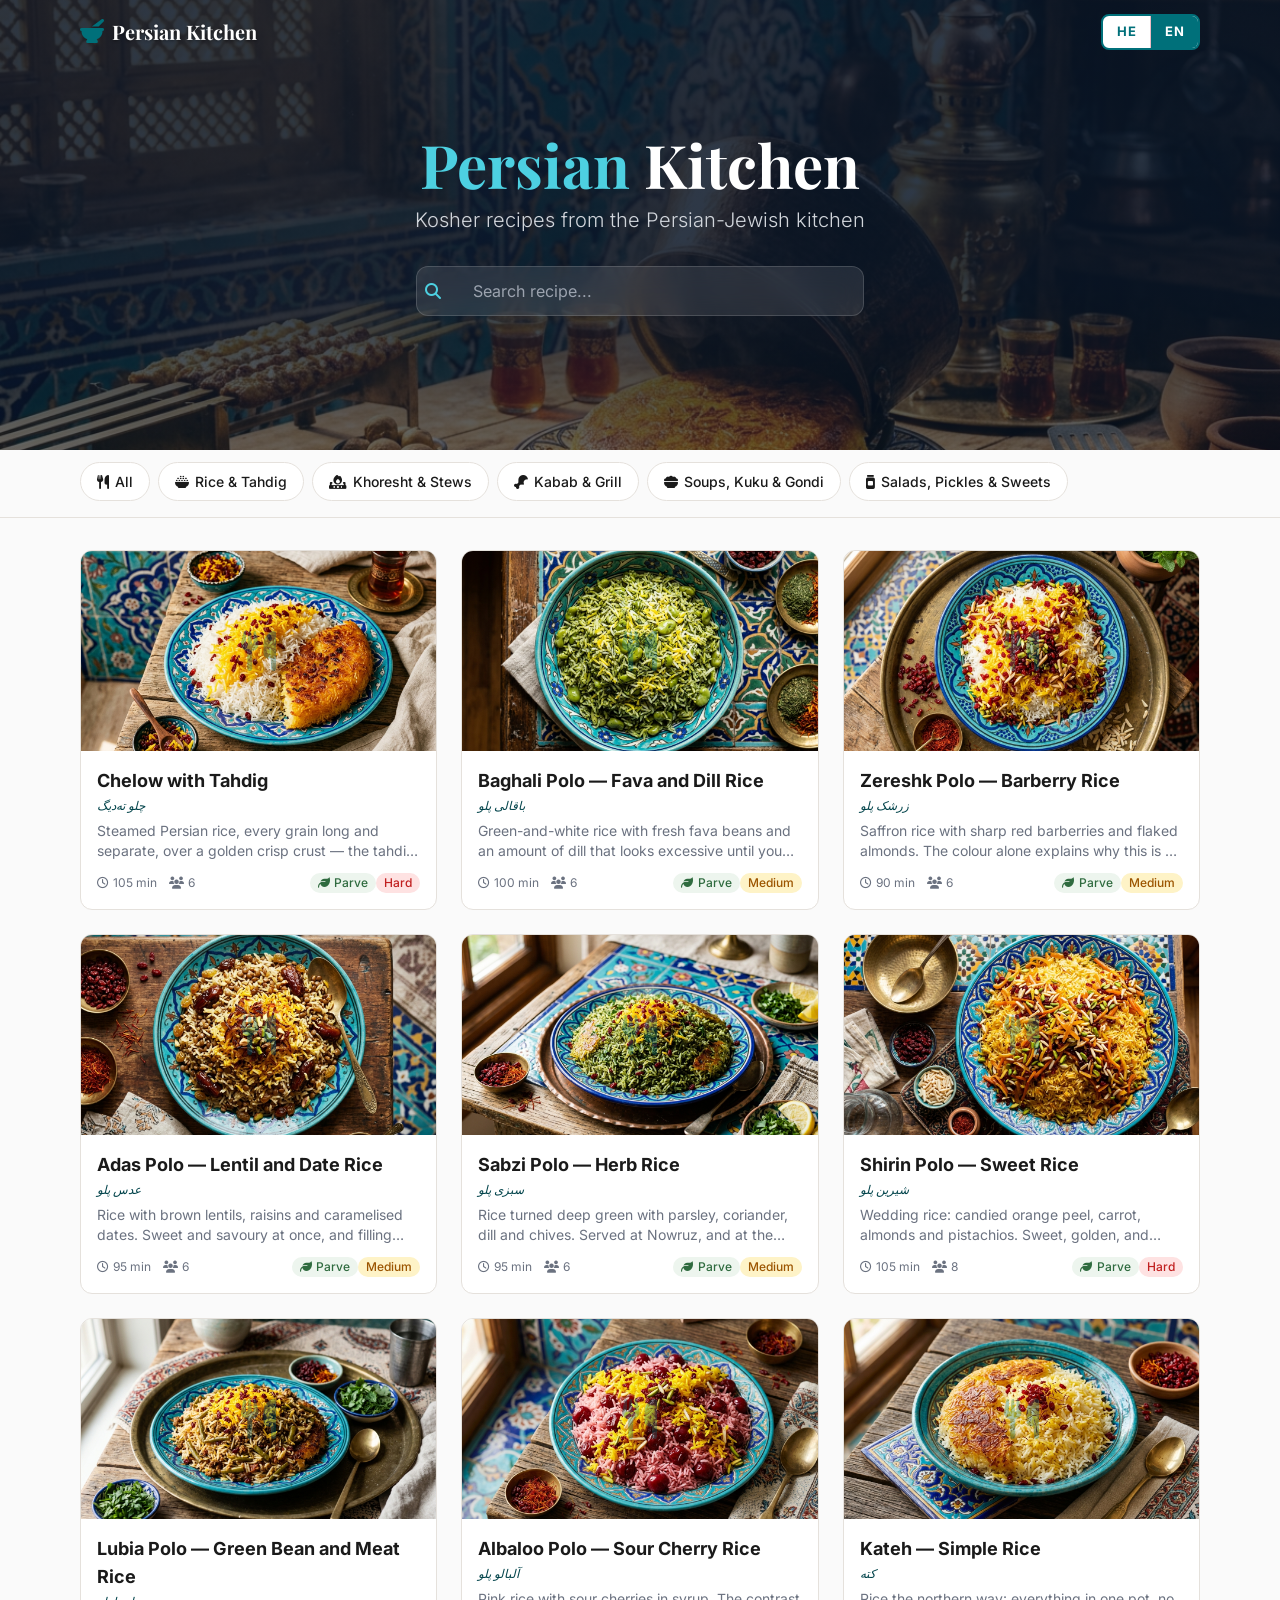
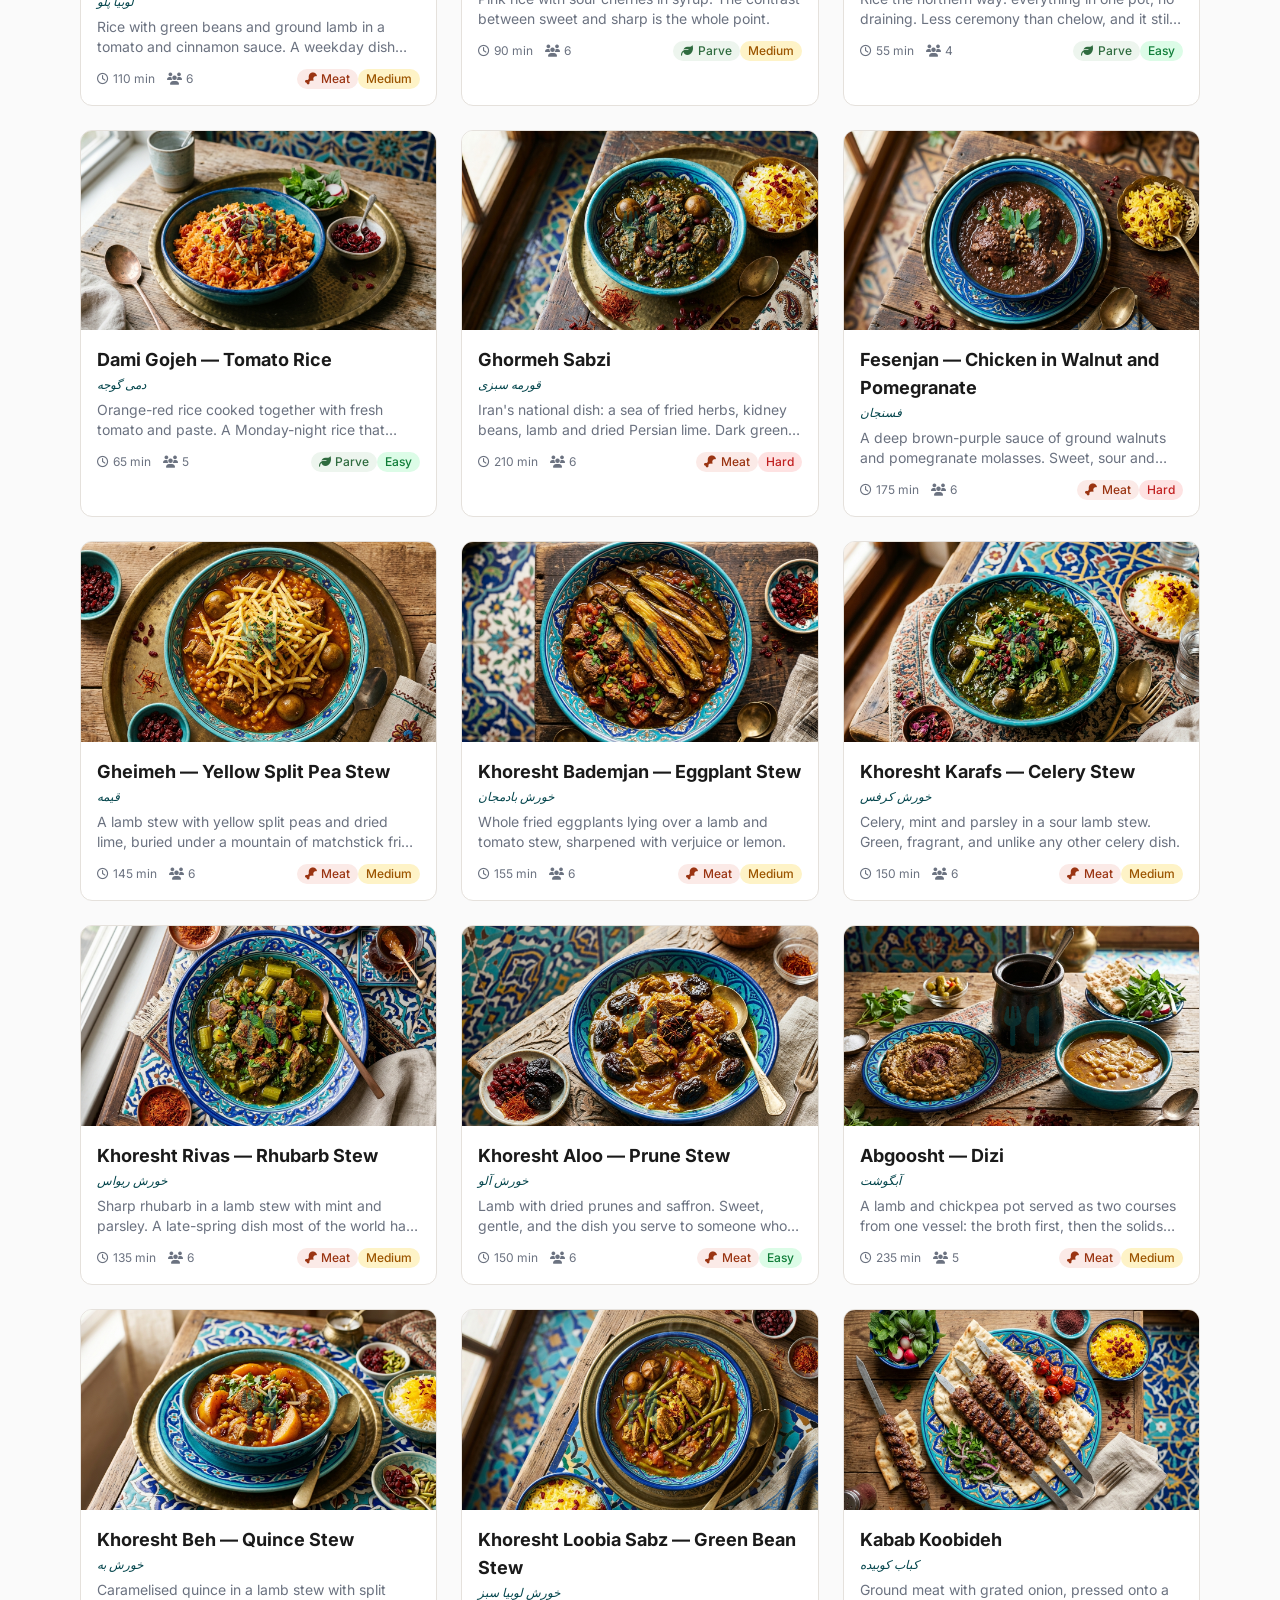
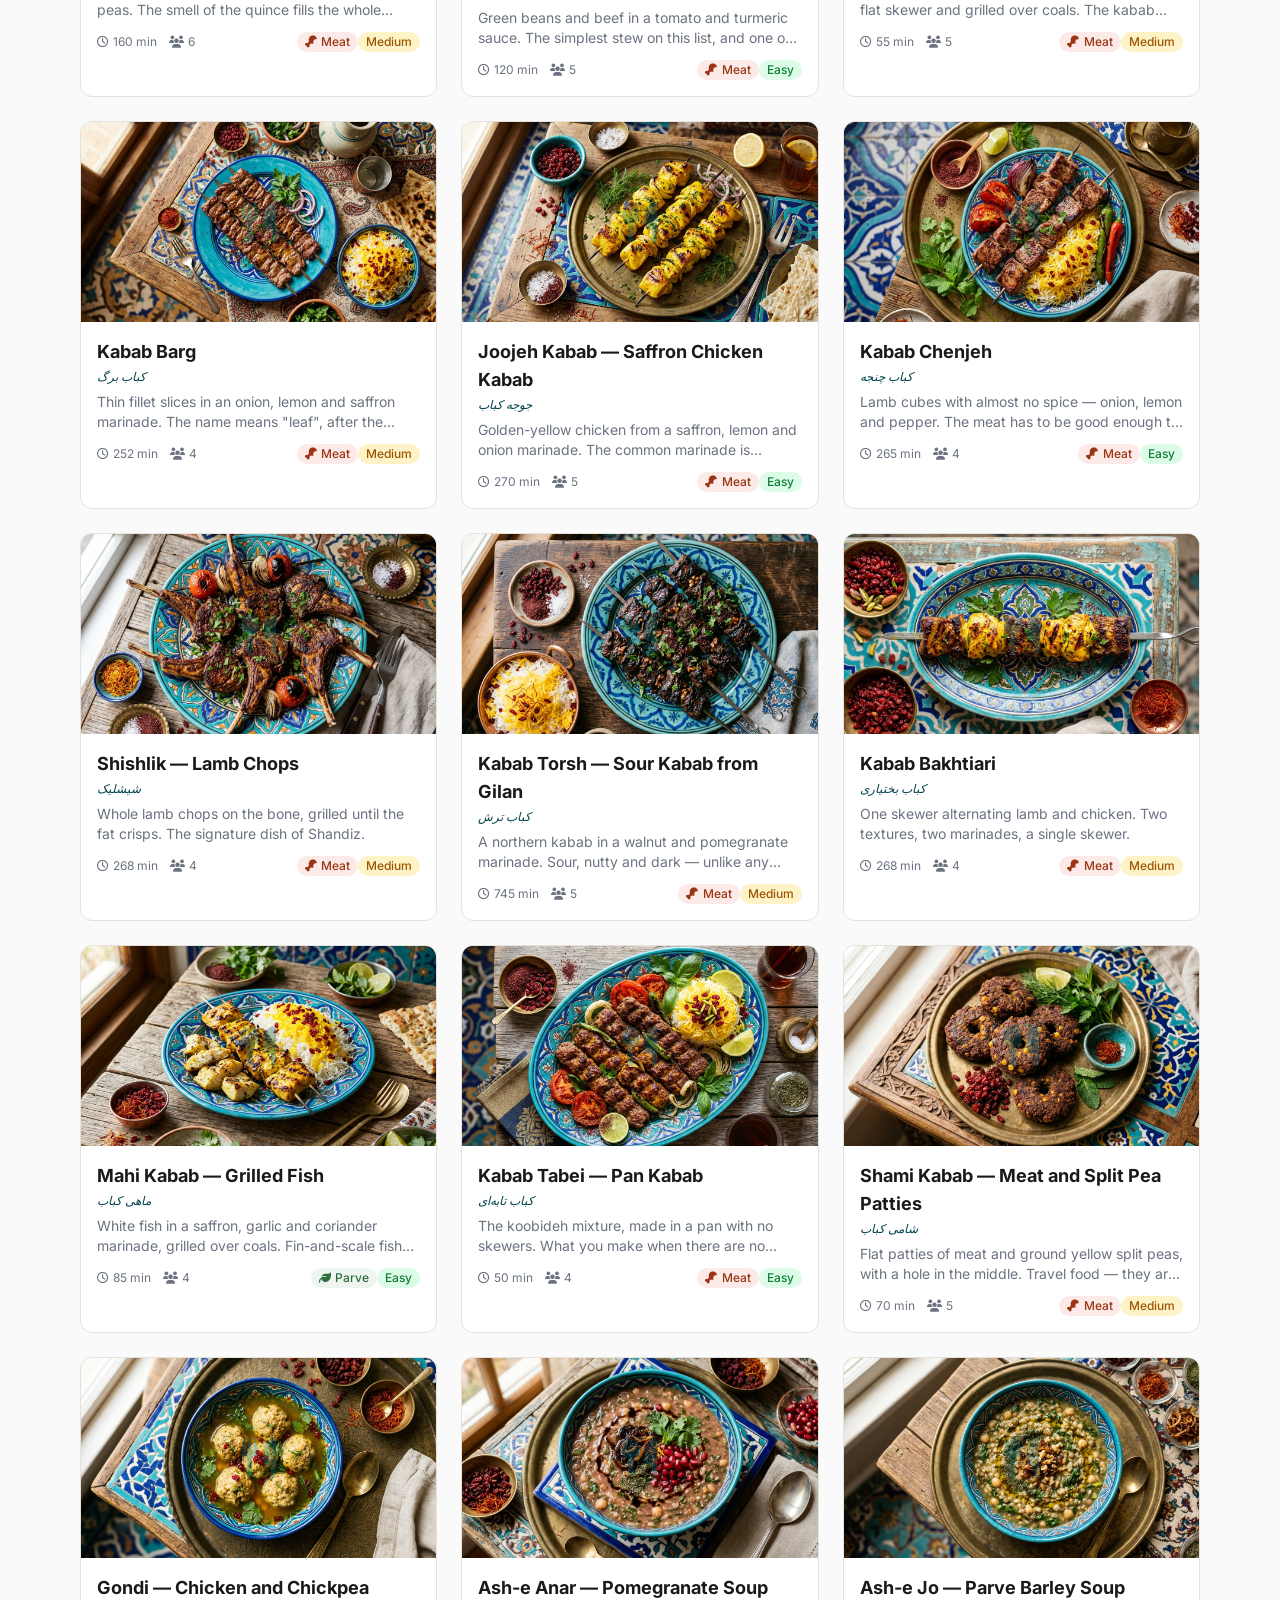
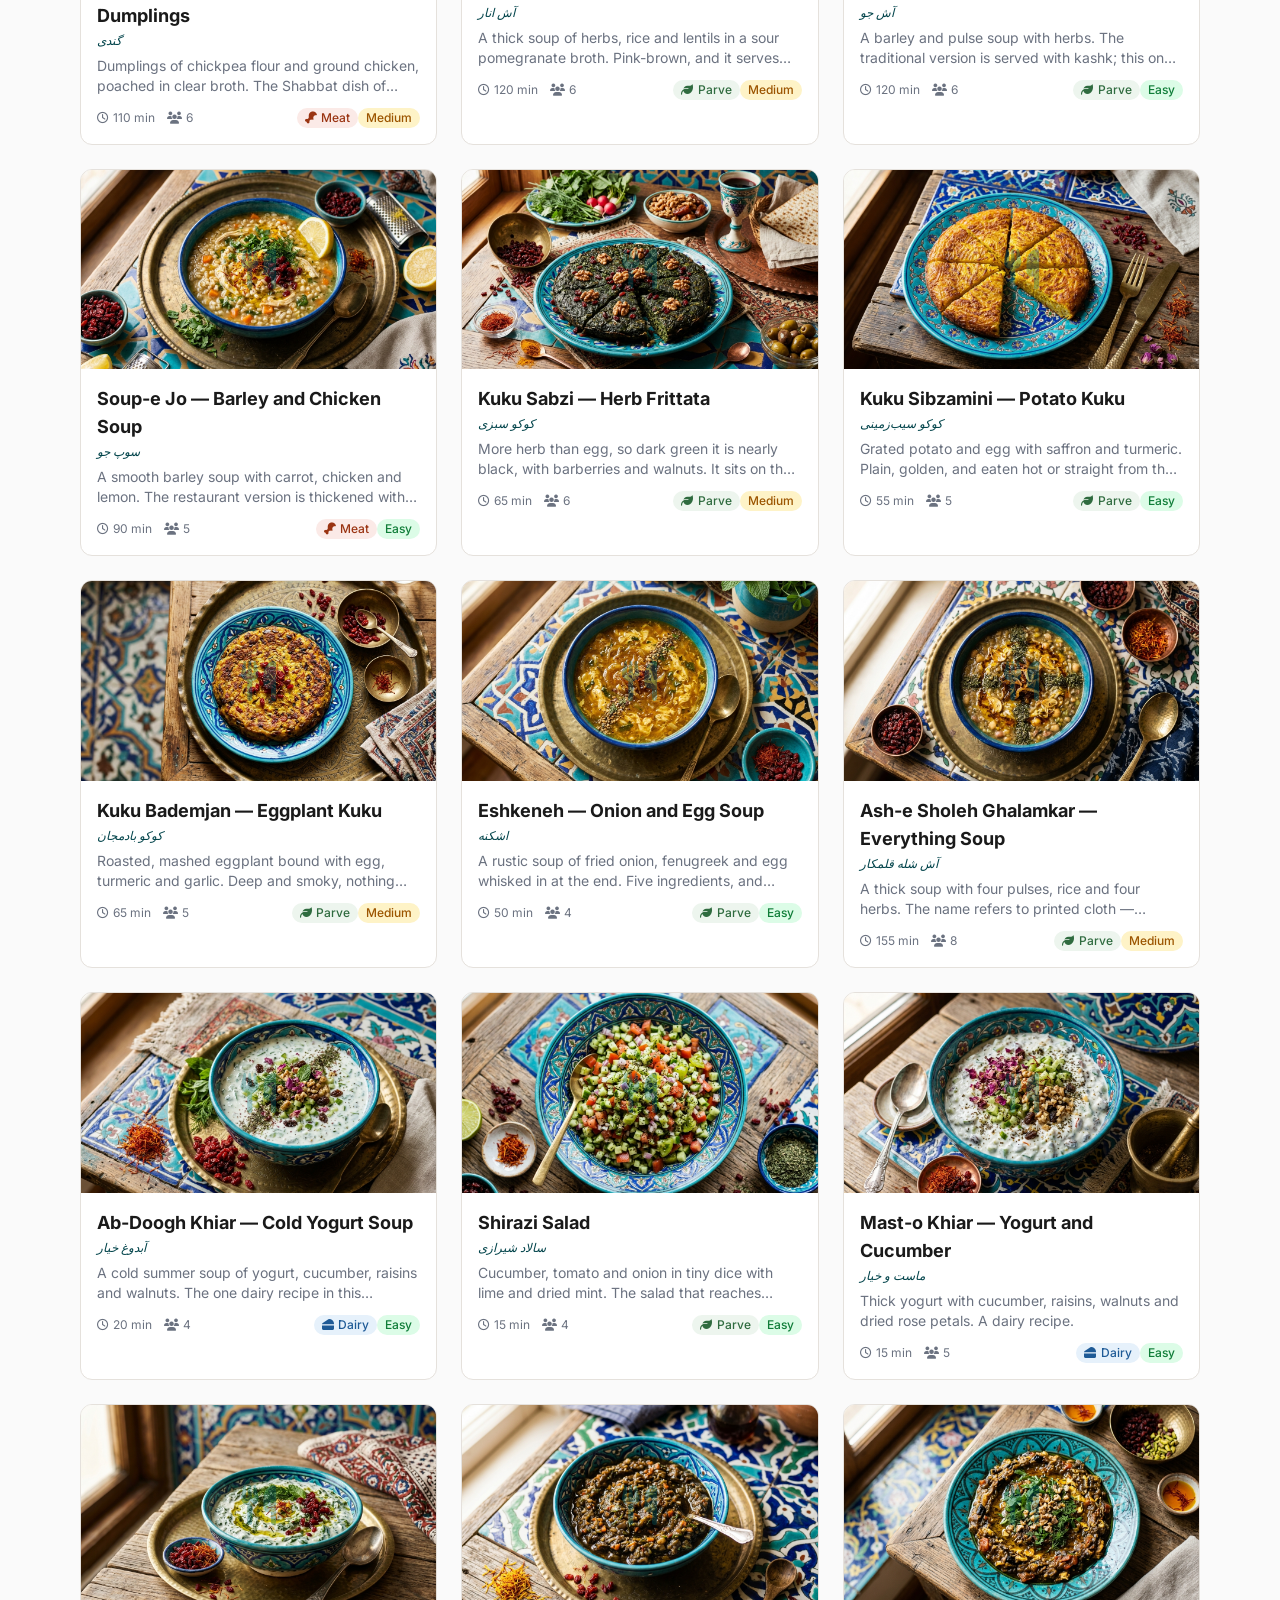
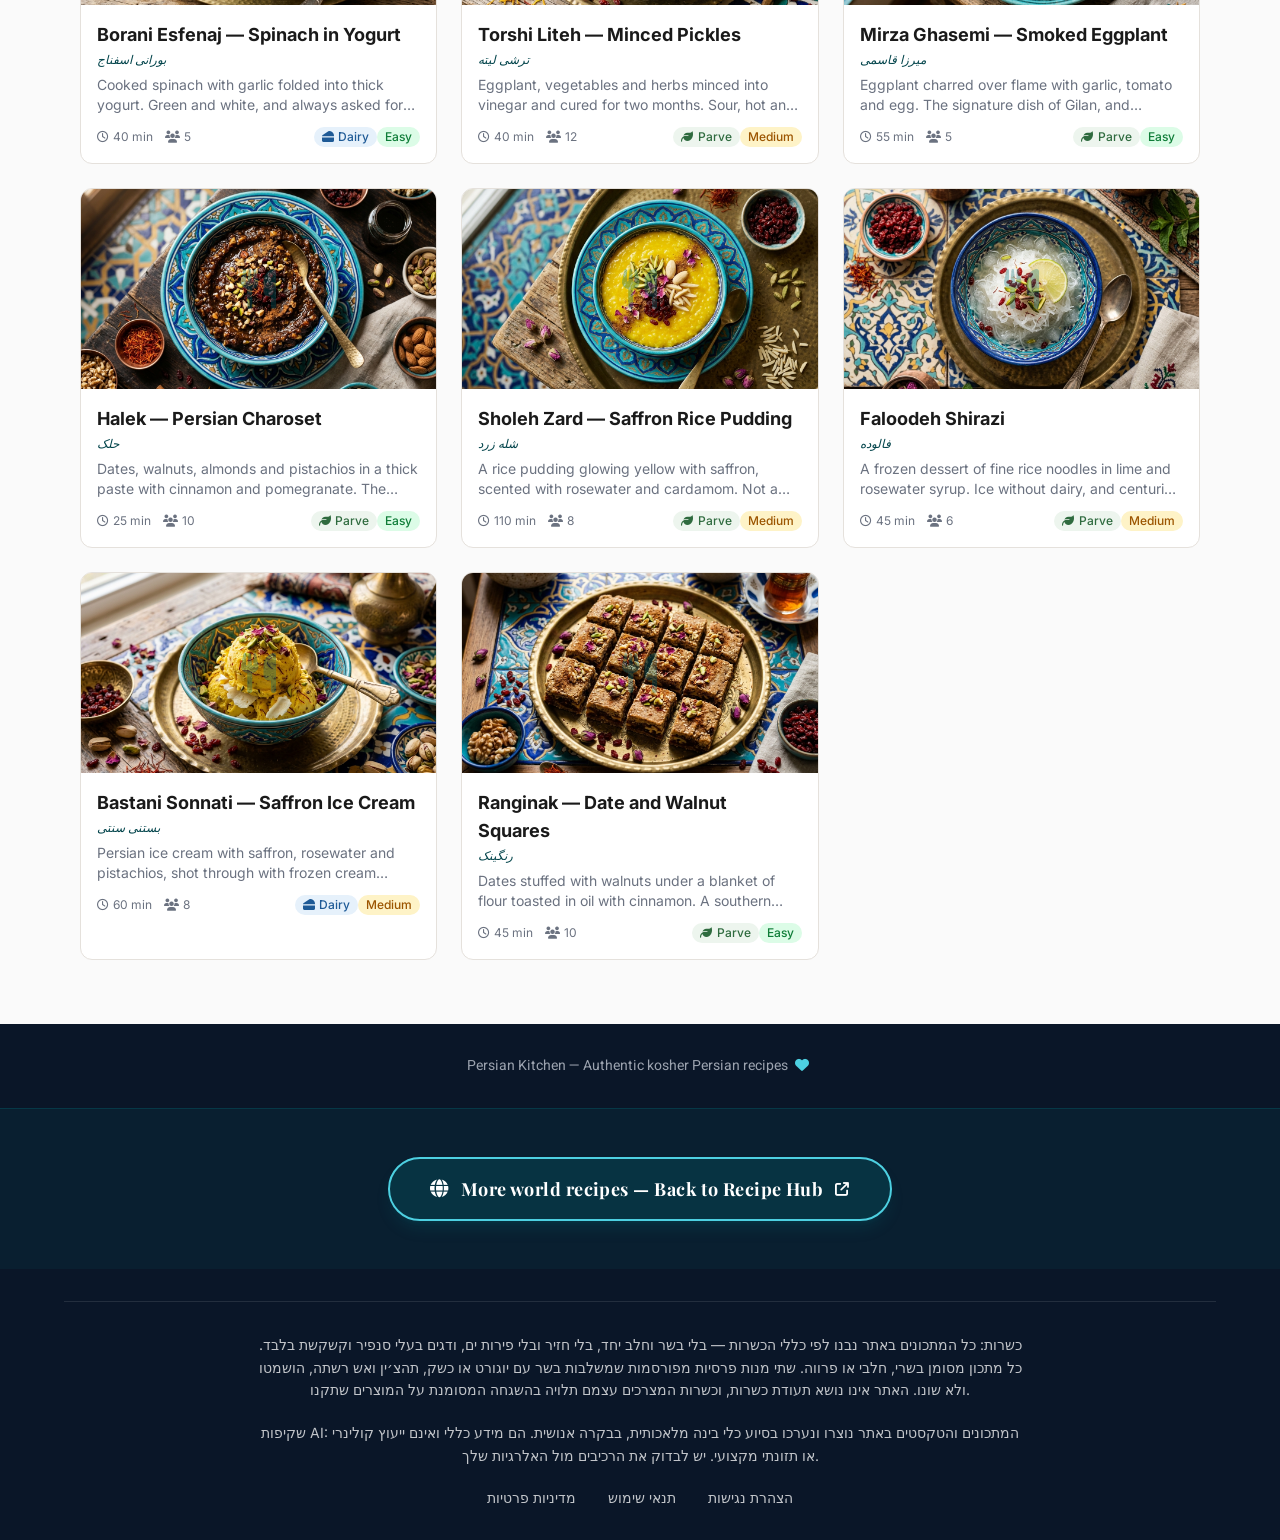
<file: index.html>
<!DOCTYPE html>
<html lang="he" dir="rtl">
<head>
    <meta charset="UTF-8">
    <meta name="viewport" content="width=device-width, initial-scale=1.0">
    <meta name="description" content="המטבח הפרסי — מתכונים פרסיים כשרים, בעברית.">
    <meta property="og:title" content="המטבח הפרסי">
    <meta property="og:description" content="מתכונים כשרים מהמטבח היהודי-פרסי">
    <meta property="og:type" content="website">
    <!-- Security policy declared before any resource so it governs them all.
         style-src allows 'unsafe-inline' for Tailwind-generated styles only.
         frame-ancestors / X-Content-Type-Options need real headers, which
         GitHub Pages cannot set - see governance/risk-register.md -->
    <meta http-equiv="Content-Security-Policy" content="default-src 'self'; script-src 'self'; style-src 'self' 'unsafe-inline'; img-src 'self' data:; font-src 'self'; connect-src 'self'; base-uri 'self'; form-action 'self'">
    <meta name="referrer" content="strict-origin-when-cross-origin">

    <!-- Self-hosted assets: zero third-party requests. See governance/data-map.md -->
    <link rel="stylesheet" href="assets/css/tailwind.css">
    <link rel="stylesheet" href="assets/fonts/fonts.css">
    <link rel="stylesheet" href="assets/vendor/fontawesome/fontawesome.min.css">
    <title>המטבח הפרסי — מתכונים כשרים</title>
    <link rel="icon" href="data:image/svg+xml,<svg xmlns='http://www.w3.org/2000/svg' viewBox='0 0 100 100'><text y='.9em' font-size='90'>🍚</text></svg>">

    <!-- Custom Styles -->
    <link rel="stylesheet" href="css/style.css">
</head>
<body class="bg-ir-cream font-heebo text-ir-charcoal min-h-screen">

    <a href="#main" class="skip-link" data-en="Skip to main content" data-he="דלג לתוכן העיקרי">דלג לתוכן העיקרי</a>

    <!-- Header -->
    <header id="app-header" class="fixed top-0 right-0 left-0 z-50 transition-all duration-200">
        <div class="max-w-6xl mx-auto px-4 h-16 md:h-18 flex items-center justify-between">
            <a href="#/" id="header-logo" class="flex items-center gap-2">
                <span class="text-ir-primary text-2xl"><i class="fas fa-mortar-pestle"></i></span>
                <span class="font-playfair font-bold text-lg md:text-xl text-ir-charcoal">המטבח הפרסי</span>
            </a>
            <div class="flex items-center gap-3">
                <!-- Language Switcher -->
                <div class="language-switcher">
                    <button class="lang-btn active" data-lang="he">HE</button>
                    <button class="lang-btn" data-lang="en">EN</button>
                </div>
                <!-- Back Button -->
                <button id="back-btn" class="hidden items-center gap-2 text-ir-charcoal hover:text-ir-primary transition-colors text-sm font-medium">
                    <span>חזרה למתכונים</span>
                    <i class="fas fa-arrow-left"></i>
                </button>
            </div>
        </div>
    </header>

    <!-- Main Content -->
    <main id="main">
        <!-- Home View -->
        <div id="home-view">
            <!-- Hero Section -->
            <section id="hero" class="home-hero relative flex items-center justify-center text-center overflow-hidden">
                <div class="relative z-10 px-4 w-full max-w-2xl mx-auto">
                    <h1 class="font-playfair text-4xl md:text-5xl lg:text-6xl font-bold text-white mb-3">
                        המטבח <span class="text-ir-primary-light">הפרסי</span>
                    </h1>
                    <p class="text-gray-300 text-lg md:text-xl mb-8 font-light">
                        מתכונים כשרים מהמטבח היהודי-פרסי
                    </p>
                    <!-- Search Bar -->
                    <div class="relative max-w-md mx-auto">
                        <div class="glass-search flex items-center rounded-xl overflow-hidden">
                            <span class="pr-4 pl-2 text-ir-primary-light"><i class="fas fa-search"></i></span>
                            <input
                                id="search-input"
                                type="text"
                                placeholder="חיפוש מתכון..."
                                class="w-full py-3 pl-4 bg-transparent text-white placeholder-gray-400 outline-none text-base"
                            >
                            <button id="search-clear" class="hidden pl-4 pr-2 text-gray-400 hover:text-white transition-colors">
                                <i class="fas fa-times"></i>
                            </button>
                        </div>
                    </div>
                </div>
            </section>

            <!-- Category Filters -->
            <section class="sticky top-16 md:top-18 z-40 bg-ir-cream/95 backdrop-blur-sm border-b border-ir-border">
                <div class="max-w-6xl mx-auto px-4 py-3">
                    <div id="category-filters" class="flex gap-2 overflow-x-auto pb-1 scrollbar-hide"></div>
                    <div id="result-count" class="text-ir-text-secondary text-sm mt-2 hidden"></div>
                </div>
            </section>

            <!-- Recipe Grid -->
            <section class="max-w-6xl mx-auto px-4 py-8">
                <!-- Screen-reader-only: the cards below use h3, so the hierarchy
                     needs an h2 here. Hidden visually; the design is unchanged. -->
                <h2 class="sr-only-heading" data-en="Recipes" data-he="מתכונים">מתכונים</h2>
                <div id="recipe-grid" class="grid gap-6" style="grid-template-columns: repeat(auto-fill, minmax(300px, 1fr));"></div>

                <!-- Empty State -->
                <div id="empty-state" class="hidden text-center py-16">
                    <div class="text-6xl mb-4 text-ir-primary opacity-50"><i class="fas fa-search"></i></div>
                    <h3 class="text-xl font-bold text-ir-charcoal mb-2">לא נמצאו מתכונים</h3>
                    <p class="text-ir-text-secondary mb-4">נסו לשנות את מילות החיפוש או לבחור קטגוריה אחרת</p>
                    <button id="clear-filters-btn" class="px-6 py-2 bg-ir-primary text-white rounded-lg hover:bg-ir-primary-dark transition-colors font-medium">
                        נקה חיפוש
                    </button>
                </div>

                <!-- Loading State -->
                <div id="loading-state" class="text-center py-16">
                    <div class="spinner mb-4"></div>
                    <p class="text-ir-text-secondary">טוען מתכונים...</p>
                </div>
            </section>
        </div>

        <!-- Recipe Detail View -->
        <div id="recipe-view" class="hidden"></div>
    </main>

    <!-- Footer -->
    <footer class="bg-ir-navy text-gray-400 py-8 mt-8">
        <div class="max-w-6xl mx-auto px-4 text-center">
            <p class="font-heebo text-sm">
                המטבח הפרסי — מתכונים פרסיים כשרים, בעברית
                <span class="text-ir-primary-light mx-1"><i class="fas fa-heart"></i></span>
            </p>
        </div>

        <!-- Back to Hub -->
        <div class="py-12 bg-ir-primary/10 border-t border-ir-primary/30 mt-8">
            <div class="max-w-6xl mx-auto px-4 text-center">
                <a href="https://robertog62.github.io/recipes-world-hub/" target="_blank" rel="noopener noreferrer"
                   class="inline-flex items-center gap-3 border-2 border-ir-primary-light bg-ir-primary/25 text-white font-playfair font-bold text-base md:text-lg px-10 py-4 rounded-full hover:bg-ir-primary-light hover:text-ir-navy transition-all duration-300 tracking-wide shadow-lg shadow-ir-primary/20">
                    <i class="fa-solid fa-globe text-lg"></i>
                    <span>לעוד מתכוני עולם — חזרה לרכזת המתכונים</span>
                    <i class="fa-solid fa-arrow-up-right-from-square text-sm"></i>
                </a>
            </div>
        </div>

        <div class="max-w-6xl mx-auto px-4 text-center mt-8 pt-8 border-t border-white/10">
            <p class="text-sm leading-relaxed max-w-3xl mx-auto mb-5 text-white/75"
               data-en="Kosher: every recipe on this site is built to kosher rules — no meat and dairy together, no pork, no shellfish, and only fish with fins and scales. Each recipe is marked Meat, Dairy or Parve. Two famous Persian dishes that combine meat with yogurt or kashk, tahchin and ash reshteh, were left out rather than altered. This site carries no rabbinical certification, and the kashrut of the ingredients themselves depends on the supervision marked on the products you buy."
               data-he="כשרות: כל המתכונים באתר נבנו לפי כללי הכשרות — בלי בשר וחלב יחד, בלי חזיר ובלי פירות ים, ודגים בעלי סנפיר וקשקשת בלבד. כל מתכון מסומן בשרי, חלבי או פרווה. שתי מנות פרסיות מפורסמות שמשלבות בשר עם יוגורט או כשק, תהצ׳ין ואש רשתה, הושמטו ולא שונו. האתר אינו נושא תעודת כשרות, וכשרות המצרכים עצמם תלויה בהשגחה המסומנת על המוצרים שתקנו.">כשרות: כל המתכונים באתר נבנו לפי כללי הכשרות — בלי בשר וחלב יחד, בלי חזיר ובלי פירות ים, ודגים בעלי סנפיר וקשקשת בלבד. כל מתכון מסומן בשרי, חלבי או פרווה. שתי מנות פרסיות מפורסמות שמשלבות בשר עם יוגורט או כשק, תהצ׳ין ואש רשתה, הושמטו ולא שונו. האתר אינו נושא תעודת כשרות, וכשרות המצרכים עצמם תלויה בהשגחה המסומנת על המוצרים שתקנו.</p>
            <p class="text-sm leading-relaxed max-w-3xl mx-auto mb-5 text-white/75"
               data-en="AI transparency: the recipes and texts on this site were generated and edited with AI tools under human review. They are general guidance, not professional culinary or nutritional advice. Check ingredients against your own allergies."
               data-he="שקיפות AI: המתכונים והטקסטים באתר נוצרו ונערכו בסיוע כלי בינה מלאכותית, בבקרה אנושית. הם מידע כללי ואינם ייעוץ קולינרי או תזונתי מקצועי. יש לבדוק את הרכיבים מול האלרגיות שלך.">שקיפות AI: המתכונים והטקסטים באתר נוצרו ונערכו בסיוע כלי בינה מלאכותית, בבקרה אנושית. הם מידע כללי ואינם ייעוץ קולינרי או תזונתי מקצועי. יש לבדוק את הרכיבים מול האלרגיות שלך.</p>
            <div class="flex flex-wrap justify-center gap-x-8 gap-y-2 text-sm">
                <a href="privacy.html" class="text-white/75 hover:underline" data-en="Privacy Policy" data-he="מדיניות פרטיות">מדיניות פרטיות</a>
                <a href="terms.html" class="text-white/75 hover:underline" data-en="Terms of Use" data-he="תנאי שימוש">תנאי שימוש</a>
                <a href="accessibility.html" class="text-white/75 hover:underline" data-en="Accessibility" data-he="הצהרת נגישות">הצהרת נגישות</a>
            </div>
        </div>
    </footer>

    <!-- Scripts -->
    <!-- i18n must load first -->
    <script src="js/i18n.js"></script>
    <script src="js/data.js"></script>
    <script src="js/ui.js"></script>
    <script src="js/app.js"></script>
</body>
</html>
</file>
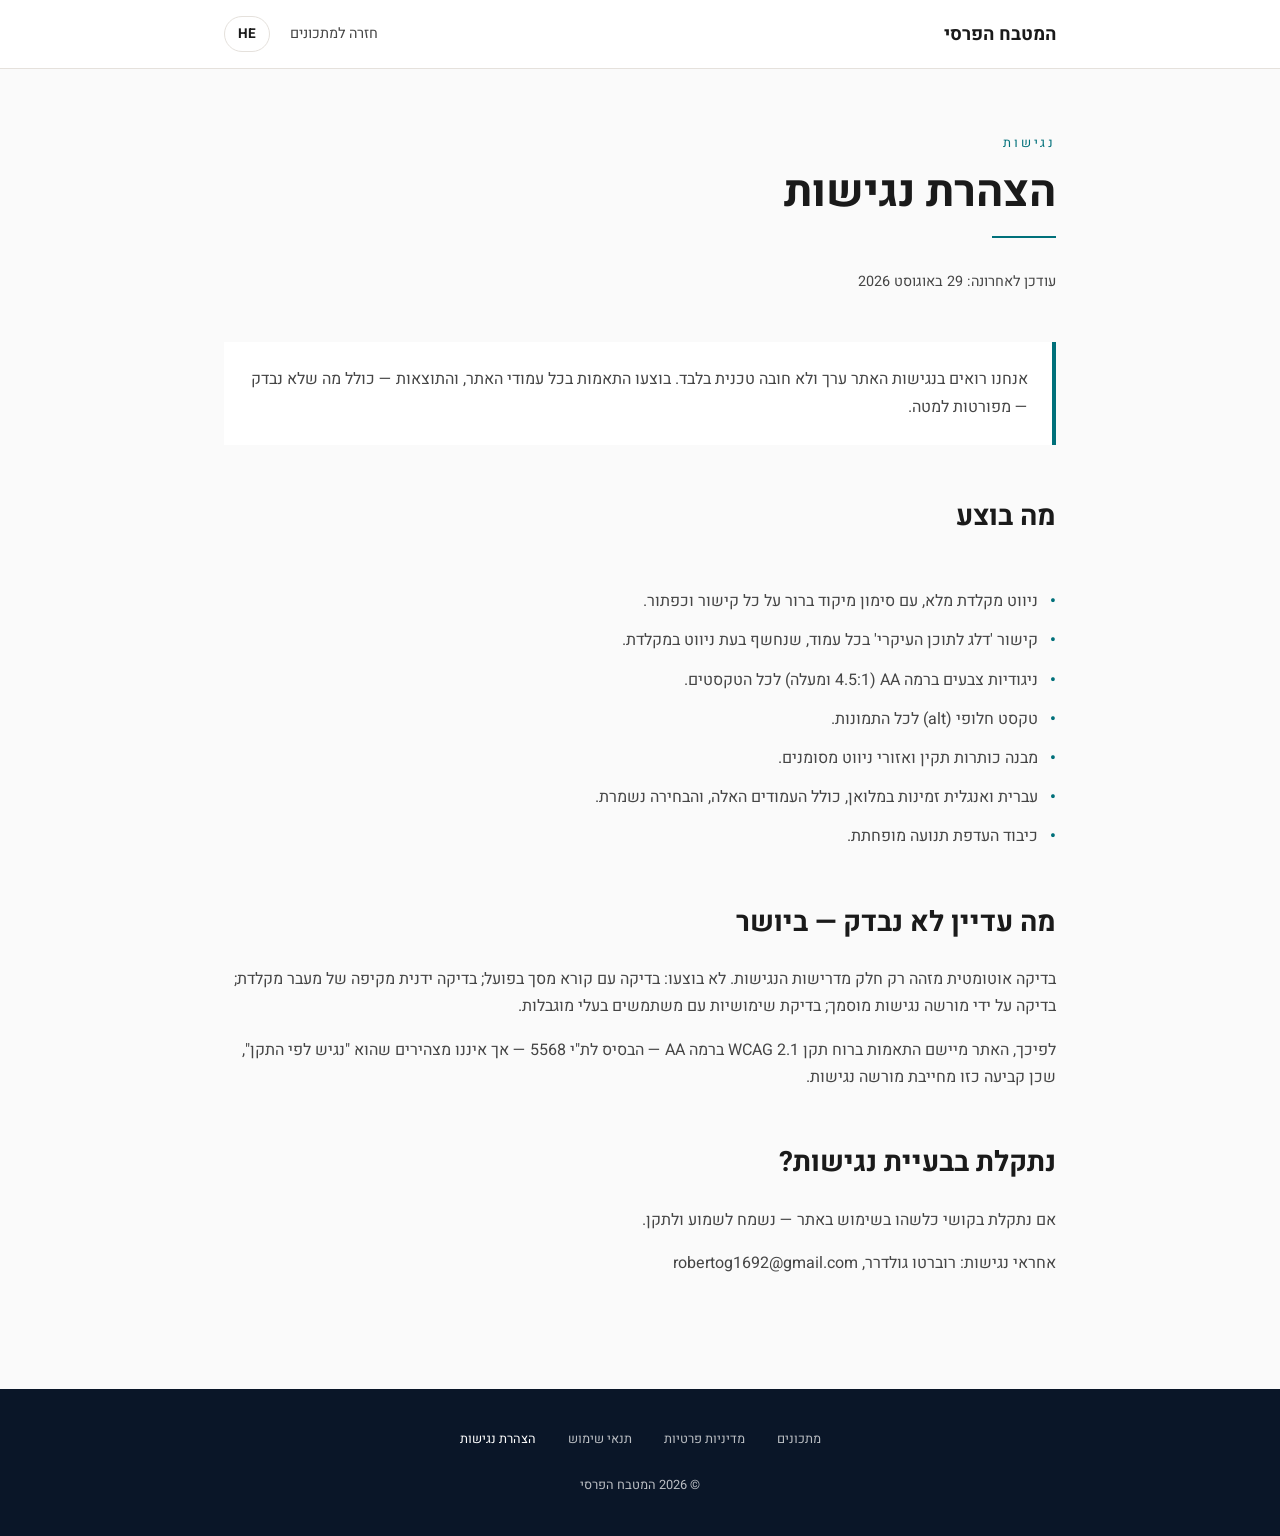
<file: accessibility.html>
<!DOCTYPE html>
<html lang="he" dir="rtl">
<head>
    <meta charset="UTF-8">
    <meta name="viewport" content="width=device-width, initial-scale=1.0">
    <title data-en="Accessibility Statement | Persian Kitchen" data-he="הצהרת נגישות | המטבח הפרסי">הצהרת נגישות | המטבח הפרסי</title>
    <meta name="description" content="הצהרת הנגישות של האתר — מה בוצע ומה לא נבדק.">
    <meta http-equiv="Content-Security-Policy" content="default-src 'self'; script-src 'self'; style-src 'self'; img-src 'self' data:; font-src 'self'; connect-src 'self'; base-uri 'self'; form-action 'self'">
    <meta name="referrer" content="strict-origin-when-cross-origin">
    <link rel="stylesheet" href="assets/fonts/fonts.css">
    <link rel="stylesheet" href="assets/css/policy.css">
</head>
<body class="p-body">

    <a href="#main" class="skip-link" data-en="Skip to main content" data-he="דלג לתוכן העיקרי">דלג לתוכן העיקרי</a>

    <nav class="p-nav" aria-label="ניווט">
        <div class="p-wrap p-nav-in">
            <a href="index.html" class="p-logo" data-en="Persian Kitchen" data-he="המטבח הפרסי">המטבח הפרסי</a>
            <div class="p-navlinks">
                <a href="index.html" class="p-back" data-en="Back to recipes" data-he="חזרה למתכונים">חזרה למתכונים</a>
                <button id="langToggle" type="button" class="p-langbtn"><span id="langLabel">HE</span></button>
            </div>
        </div>
    </nav>

    <main id="main">
        <div class="p-wrap">
            <p class="p-eyebrow" data-en="Accessibility" data-he="נגישות">נגישות</p>
            <h1 data-en="Accessibility Statement" data-he="הצהרת נגישות">הצהרת נגישות</h1>
            <div class="p-rule"></div>
            <p class="p-updated" data-en="Last updated: 29 August 2026" data-he="עודכן לאחרונה: 29 באוגוסט 2026">עודכן לאחרונה: 29 באוגוסט 2026</p>

        <div class="p-callout"><p data-en="Accessibility here is treated as something worth doing, not a box to tick. Adjustments were made across the site, and the results - including what was not tested - are set out below." data-he="אנחנו רואים בנגישות האתר ערך ולא חובה טכנית בלבד. בוצעו התאמות בכל עמודי האתר, והתוצאות — כולל מה שלא נבדק — מפורטות למטה.">Accessibility here is treated as something worth doing, not a box to tick. Adjustments were made across the site, and the results - including what was not tested - are set out below.</p></div>
        <section>
            <h2 data-en="What was done" data-he="מה בוצע">What was done</h2>
        </section>
        <ul class="p-list">
            <li><span data-en="Full keyboard navigation, with a clear focus indicator on every link and button." data-he="ניווט מקלדת מלא, עם סימון מיקוד ברור על כל קישור וכפתור.">Full keyboard navigation, with a clear focus indicator on every link and button.</span></li>
            <li><span data-en="A 'skip to main content' link on every page, revealed on keyboard focus." data-he="קישור 'דלג לתוכן העיקרי' בכל עמוד, שנחשף בעת ניווט במקלדת.">A 'skip to main content' link on every page, revealed on keyboard focus.</span></li>
            <li><span data-en="Colour contrast at AA level (4.5:1 or better) for all text." data-he="ניגודיות צבעים ברמה AA (4.5:1 ומעלה) לכל הטקסטים.">Colour contrast at AA level (4.5:1 or better) for all text.</span></li>
            <li><span data-en="Alt text on every image." data-he="טקסט חלופי (alt) לכל התמונות.">Alt text on every image.</span></li>
            <li><span data-en="Correct heading hierarchy and landmark regions." data-he="מבנה כותרות תקין ואזורי ניווט מסומנים.">Correct heading hierarchy and landmark regions.</span></li>
            <li><span data-en="Hebrew and English are both fully available, including these pages, and the choice is remembered." data-he="עברית ואנגלית זמינות במלואן, כולל העמודים האלה, והבחירה נשמרת.">Hebrew and English are both fully available, including these pages, and the choice is remembered.</span></li>
            <li><span data-en="Reduced-motion preference is honoured." data-he="כיבוד העדפת תנועה מופחתת.">Reduced-motion preference is honoured.</span></li>
        </ul>
        <section>
            <h2 data-en="What has not been tested - stated honestly" data-he="מה עדיין לא נבדק — ביושר">What has not been tested - stated honestly</h2>
            <p data-en="Automated testing covers only part of the accessibility requirements. Not done: testing with an actual screen reader; a full manual keyboard walkthrough; review by a certified accessibility professional; usability testing with disabled users." data-he="בדיקה אוטומטית מזהה רק חלק מדרישות הנגישות. לא בוצעו: בדיקה עם קורא מסך בפועל; בדיקה ידנית מקיפה של מעבר מקלדת; בדיקה על ידי מורשה נגישות מוסמך; בדיקת שימושיות עם משתמשים בעלי מוגבלות.">Automated testing covers only part of the accessibility requirements. Not done: testing with an actual screen reader; a full manual keyboard walkthrough; review by a certified accessibility professional; usability testing with disabled users.</p>
            <p data-en="Accordingly, the site applies adjustments in the spirit of WCAG 2.1 level AA - the basis for Israeli standard 5568 - but we do not state that it 'conforms to the standard', because that requires a certified accessibility professional." data-he="לפיכך, האתר מיישם התאמות ברוח תקן WCAG 2.1 ברמה AA — הבסיס לת&quot;י 5568 — אך איננו מצהירים שהוא &quot;נגיש לפי התקן&quot;, שכן קביעה כזו מחייבת מורשה נגישות.">Accordingly, the site applies adjustments in the spirit of WCAG 2.1 level AA - the basis for Israeli standard 5568 - but we do not state that it 'conforms to the standard', because that requires a certified accessibility professional.</p>
        </section>
        <section>
            <h2 data-en="Found a problem?" data-he="נתקלת בבעיית נגישות?">Found a problem?</h2>
            <p data-en="If anything here was hard to use, we would like to hear about it and fix it." data-he="אם נתקלת בקושי כלשהו בשימוש באתר — נשמח לשמוע ולתקן.">If anything here was hard to use, we would like to hear about it and fix it.</p>
            <p data-en="Accessibility contact: Roberto Goldreer, robertog1692@gmail.com" data-he="אחראי נגישות: רוברטו גולדרר, robertog1692@gmail.com">Accessibility contact: Roberto Goldreer, robertog1692@gmail.com</p>
        </section>

        </div>
    </main>

    <footer class="p-footer">
        <div class="p-wrap">
            <div class="p-footer-links">
                <a href="index.html" data-en="Recipes" data-he="מתכונים">מתכונים</a>
                <a href="privacy.html" data-en="Privacy Policy" data-he="מדיניות פרטיות">מדיניות פרטיות</a>
                <a href="terms.html" data-en="Terms of Use" data-he="תנאי שימוש">תנאי שימוש</a>
                <a href="accessibility.html" aria-current="page" data-en="Accessibility" data-he="הצהרת נגישות">הצהרת נגישות</a>
            </div>
            <p class="p-copy">&copy; 2026 המטבח הפרסי</p>
        </div>
    </footer>

    <script src="assets/js/policy.js"></script>
</body>
</html>
</file>
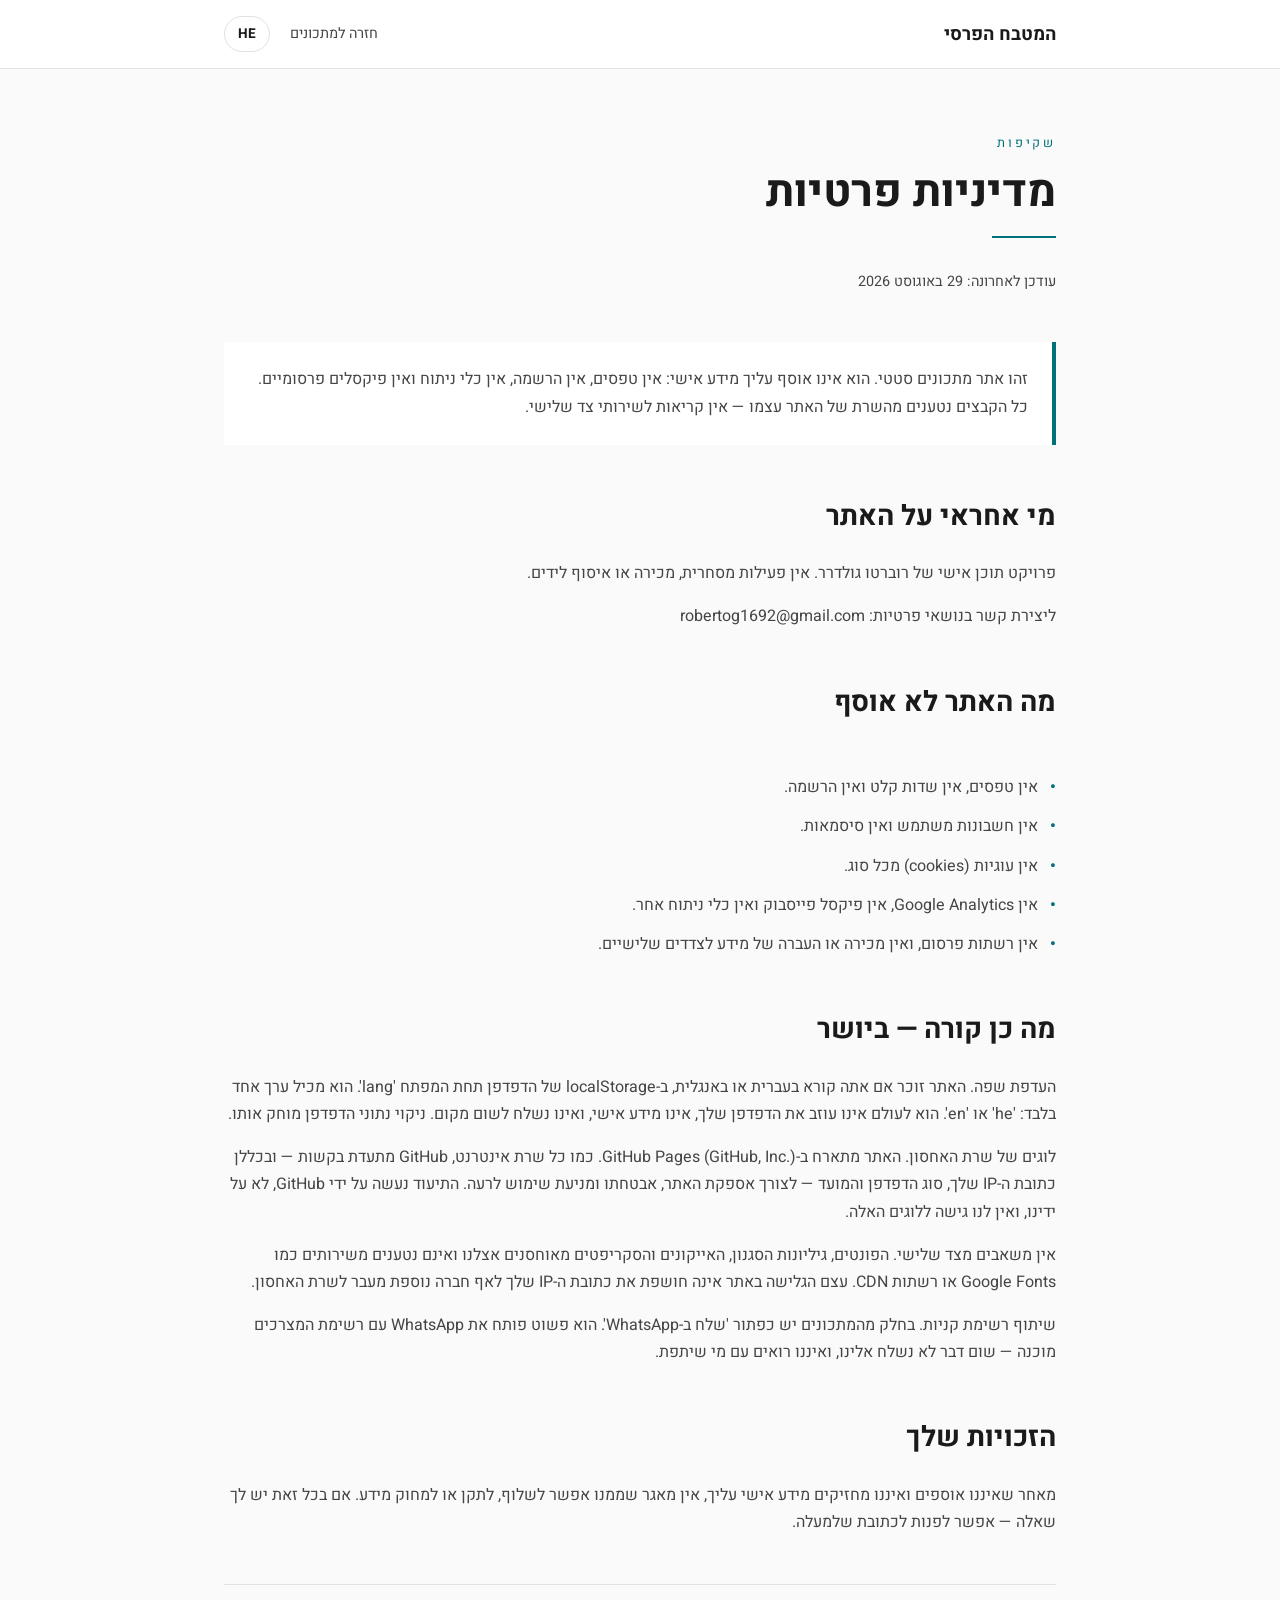
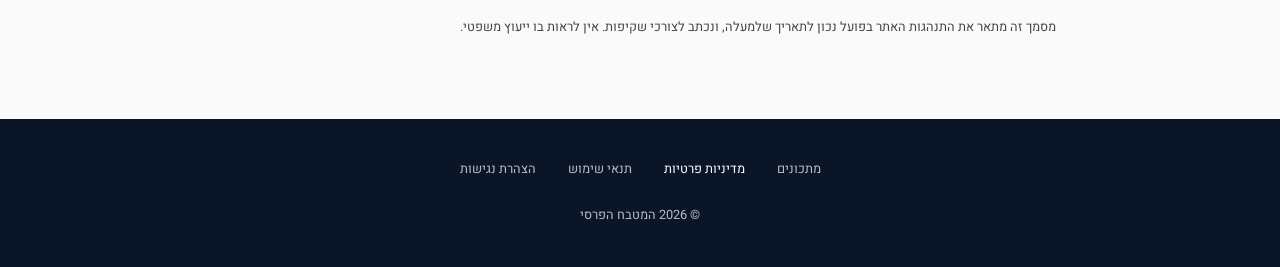
<file: privacy.html>
<!DOCTYPE html>
<html lang="he" dir="rtl">
<head>
    <meta charset="UTF-8">
    <meta name="viewport" content="width=device-width, initial-scale=1.0">
    <title data-en="Privacy Policy | Persian Kitchen" data-he="מדיניות פרטיות | המטבח הפרסי">מדיניות פרטיות | המטבח הפרסי</title>
    <meta name="description" content="מדיניות הפרטיות של האתר — מה נאסף ומה לא.">
    <meta http-equiv="Content-Security-Policy" content="default-src 'self'; script-src 'self'; style-src 'self'; img-src 'self' data:; font-src 'self'; connect-src 'self'; base-uri 'self'; form-action 'self'">
    <meta name="referrer" content="strict-origin-when-cross-origin">
    <link rel="stylesheet" href="assets/fonts/fonts.css">
    <link rel="stylesheet" href="assets/css/policy.css">
</head>
<body class="p-body">

    <a href="#main" class="skip-link" data-en="Skip to main content" data-he="דלג לתוכן העיקרי">דלג לתוכן העיקרי</a>

    <nav class="p-nav" aria-label="ניווט">
        <div class="p-wrap p-nav-in">
            <a href="index.html" class="p-logo" data-en="Persian Kitchen" data-he="המטבח הפרסי">המטבח הפרסי</a>
            <div class="p-navlinks">
                <a href="index.html" class="p-back" data-en="Back to recipes" data-he="חזרה למתכונים">חזרה למתכונים</a>
                <button id="langToggle" type="button" class="p-langbtn"><span id="langLabel">HE</span></button>
            </div>
        </div>
    </nav>

    <main id="main">
        <div class="p-wrap">
            <p class="p-eyebrow" data-en="Transparency" data-he="שקיפות">שקיפות</p>
            <h1 data-en="Privacy Policy" data-he="מדיניות פרטיות">מדיניות פרטיות</h1>
            <div class="p-rule"></div>
            <p class="p-updated" data-en="Last updated: 29 August 2026" data-he="עודכן לאחרונה: 29 באוגוסט 2026">עודכן לאחרונה: 29 באוגוסט 2026</p>

        <div class="p-callout"><p data-en="This is a static recipe site. It does not collect personal information about you: no forms, no sign-up, no analytics, no advertising pixels. Every file loads from this site's own server - there are no third-party requests." data-he="זהו אתר מתכונים סטטי. הוא אינו אוסף עליך מידע אישי: אין טפסים, אין הרשמה, אין כלי ניתוח ואין פיקסלים פרסומיים. כל הקבצים נטענים מהשרת של האתר עצמו — אין קריאות לשירותי צד שלישי.">This is a static recipe site. It does not collect personal information about you: no forms, no sign-up, no analytics, no advertising pixels. Every file loads from this site's own server - there are no third-party requests.</p></div>
        <section>
            <h2 data-en="Who runs this site" data-he="מי אחראי על האתר">Who runs this site</h2>
            <p data-en="A personal content project by Roberto Goldreer. No commerce, no sales, no lead collection." data-he="פרויקט תוכן אישי של רוברטו גולדרר. אין פעילות מסחרית, מכירה או איסוף לידים.">A personal content project by Roberto Goldreer. No commerce, no sales, no lead collection.</p>
            <p data-en="Privacy contact: robertog1692@gmail.com" data-he="ליצירת קשר בנושאי פרטיות: robertog1692@gmail.com">Privacy contact: robertog1692@gmail.com</p>
        </section>
        <section>
            <h2 data-en="What this site does not collect" data-he="מה האתר לא אוסף">What this site does not collect</h2>
        </section>
        <ul class="p-list">
            <li><span data-en="No forms, no input fields and no registration." data-he="אין טפסים, אין שדות קלט ואין הרשמה.">No forms, no input fields and no registration.</span></li>
            <li><span data-en="No user accounts and no passwords." data-he="אין חשבונות משתמש ואין סיסמאות.">No user accounts and no passwords.</span></li>
            <li><span data-en="No cookies of any kind." data-he="אין עוגיות (cookies) מכל סוג.">No cookies of any kind.</span></li>
            <li><span data-en="No Google Analytics, no Facebook pixel, no other analytics tool." data-he="אין Google Analytics, אין פיקסל פייסבוק ואין כלי ניתוח אחר.">No Google Analytics, no Facebook pixel, no other analytics tool.</span></li>
            <li><span data-en="No advertising networks, and no sale or sharing of data with third parties." data-he="אין רשתות פרסום, ואין מכירה או העברה של מידע לצדדים שלישיים.">No advertising networks, and no sale or sharing of data with third parties.</span></li>
        </ul>
        <section>
            <h2 data-en="What does happen - stated plainly" data-he="מה כן קורה — ביושר">What does happen - stated plainly</h2>
            <p data-en="Language preference. The site remembers whether you are reading in Hebrew or English, in your browser's localStorage under the key 'lang'. It holds one value: 'he' or 'en'. It never leaves your browser, it is not personal information, and it is not sent anywhere. Clearing your browser data removes it." data-he="העדפת שפה. האתר זוכר אם אתה קורא בעברית או באנגלית, ב-localStorage של הדפדפן תחת המפתח 'lang'. הוא מכיל ערך אחד בלבד: 'he' או 'en'. הוא לעולם אינו עוזב את הדפדפן שלך, אינו מידע אישי, ואינו נשלח לשום מקום. ניקוי נתוני הדפדפן מוחק אותו.">Language preference. The site remembers whether you are reading in Hebrew or English, in your browser's localStorage under the key 'lang'. It holds one value: 'he' or 'en'. It never leaves your browser, it is not personal information, and it is not sent anywhere. Clearing your browser data removes it.</p>
            <p data-en="Hosting logs. The site is hosted on GitHub Pages (GitHub, Inc.). Like any web server, GitHub records requests - including your IP address, browser type and time - to serve the site, secure it and prevent abuse. That logging is done by GitHub, not by us, and we have no access to those logs." data-he="לוגים של שרת האחסון. האתר מתארח ב-GitHub Pages (GitHub, Inc.). כמו כל שרת אינטרנט, GitHub מתעדת בקשות — ובכללן כתובת ה-IP שלך, סוג הדפדפן והמועד — לצורך אספקת האתר, אבטחתו ומניעת שימוש לרעה. התיעוד נעשה על ידי GitHub, לא על ידינו, ואין לנו גישה ללוגים האלה.">Hosting logs. The site is hosted on GitHub Pages (GitHub, Inc.). Like any web server, GitHub records requests - including your IP address, browser type and time - to serve the site, secure it and prevent abuse. That logging is done by GitHub, not by us, and we have no access to those logs.</p>
            <p data-en="No third-party resources. Fonts, stylesheets, icons and scripts are all stored here and are not loaded from services such as Google Fonts or a CDN. Simply browsing this site does not expose your IP address to any company beyond the host." data-he="אין משאבים מצד שלישי. הפונטים, גיליונות הסגנון, האייקונים והסקריפטים מאוחסנים אצלנו ואינם נטענים משירותים כמו Google Fonts או רשתות CDN. עצם הגלישה באתר אינה חושפת את כתובת ה-IP שלך לאף חברה נוספת מעבר לשרת האחסון.">No third-party resources. Fonts, stylesheets, icons and scripts are all stored here and are not loaded from services such as Google Fonts or a CDN. Simply browsing this site does not expose your IP address to any company beyond the host.</p>
            <p data-en="Sharing a shopping list. Some recipes offer a 'send by WhatsApp' button. It simply opens WhatsApp with the ingredient list ready - nothing is sent to us, and we do not see who you shared it with." data-he="שיתוף רשימת קניות. בחלק מהמתכונים יש כפתור 'שלח ב-WhatsApp'. הוא פשוט פותח את WhatsApp עם רשימת המצרכים מוכנה — שום דבר לא נשלח אלינו, ואיננו רואים עם מי שיתפת.">Sharing a shopping list. Some recipes offer a 'send by WhatsApp' button. It simply opens WhatsApp with the ingredient list ready - nothing is sent to us, and we do not see who you shared it with.</p>
        </section>
        <section>
            <h2 data-en="Your rights" data-he="הזכויות שלך">Your rights</h2>
            <p data-en="Because we do not collect or hold personal data about you, there is no record to retrieve, correct or delete. If you still have a question, write to the address above." data-he="מאחר שאיננו אוספים ואיננו מחזיקים מידע אישי עליך, אין מאגר שממנו אפשר לשלוף, לתקן או למחוק מידע. אם בכל זאת יש לך שאלה — אפשר לפנות לכתובת שלמעלה.">Because we do not collect or hold personal data about you, there is no record to retrieve, correct or delete. If you still have a question, write to the address above.</p>
        </section>
        <div class="p-note"><p data-en="This document describes how the site actually behaves as of the date above, and is written for transparency. It is not legal advice." data-he="מסמך זה מתאר את התנהגות האתר בפועל נכון לתאריך שלמעלה, ונכתב לצורכי שקיפות. אין לראות בו ייעוץ משפטי.">This document describes how the site actually behaves as of the date above, and is written for transparency. It is not legal advice.</p></div>

        </div>
    </main>

    <footer class="p-footer">
        <div class="p-wrap">
            <div class="p-footer-links">
                <a href="index.html" data-en="Recipes" data-he="מתכונים">מתכונים</a>
                <a href="privacy.html" aria-current="page" data-en="Privacy Policy" data-he="מדיניות פרטיות">מדיניות פרטיות</a>
                <a href="terms.html" data-en="Terms of Use" data-he="תנאי שימוש">תנאי שימוש</a>
                <a href="accessibility.html" data-en="Accessibility" data-he="הצהרת נגישות">הצהרת נגישות</a>
            </div>
            <p class="p-copy">&copy; 2026 המטבח הפרסי</p>
        </div>
    </footer>

    <script src="assets/js/policy.js"></script>
</body>
</html>
</file>
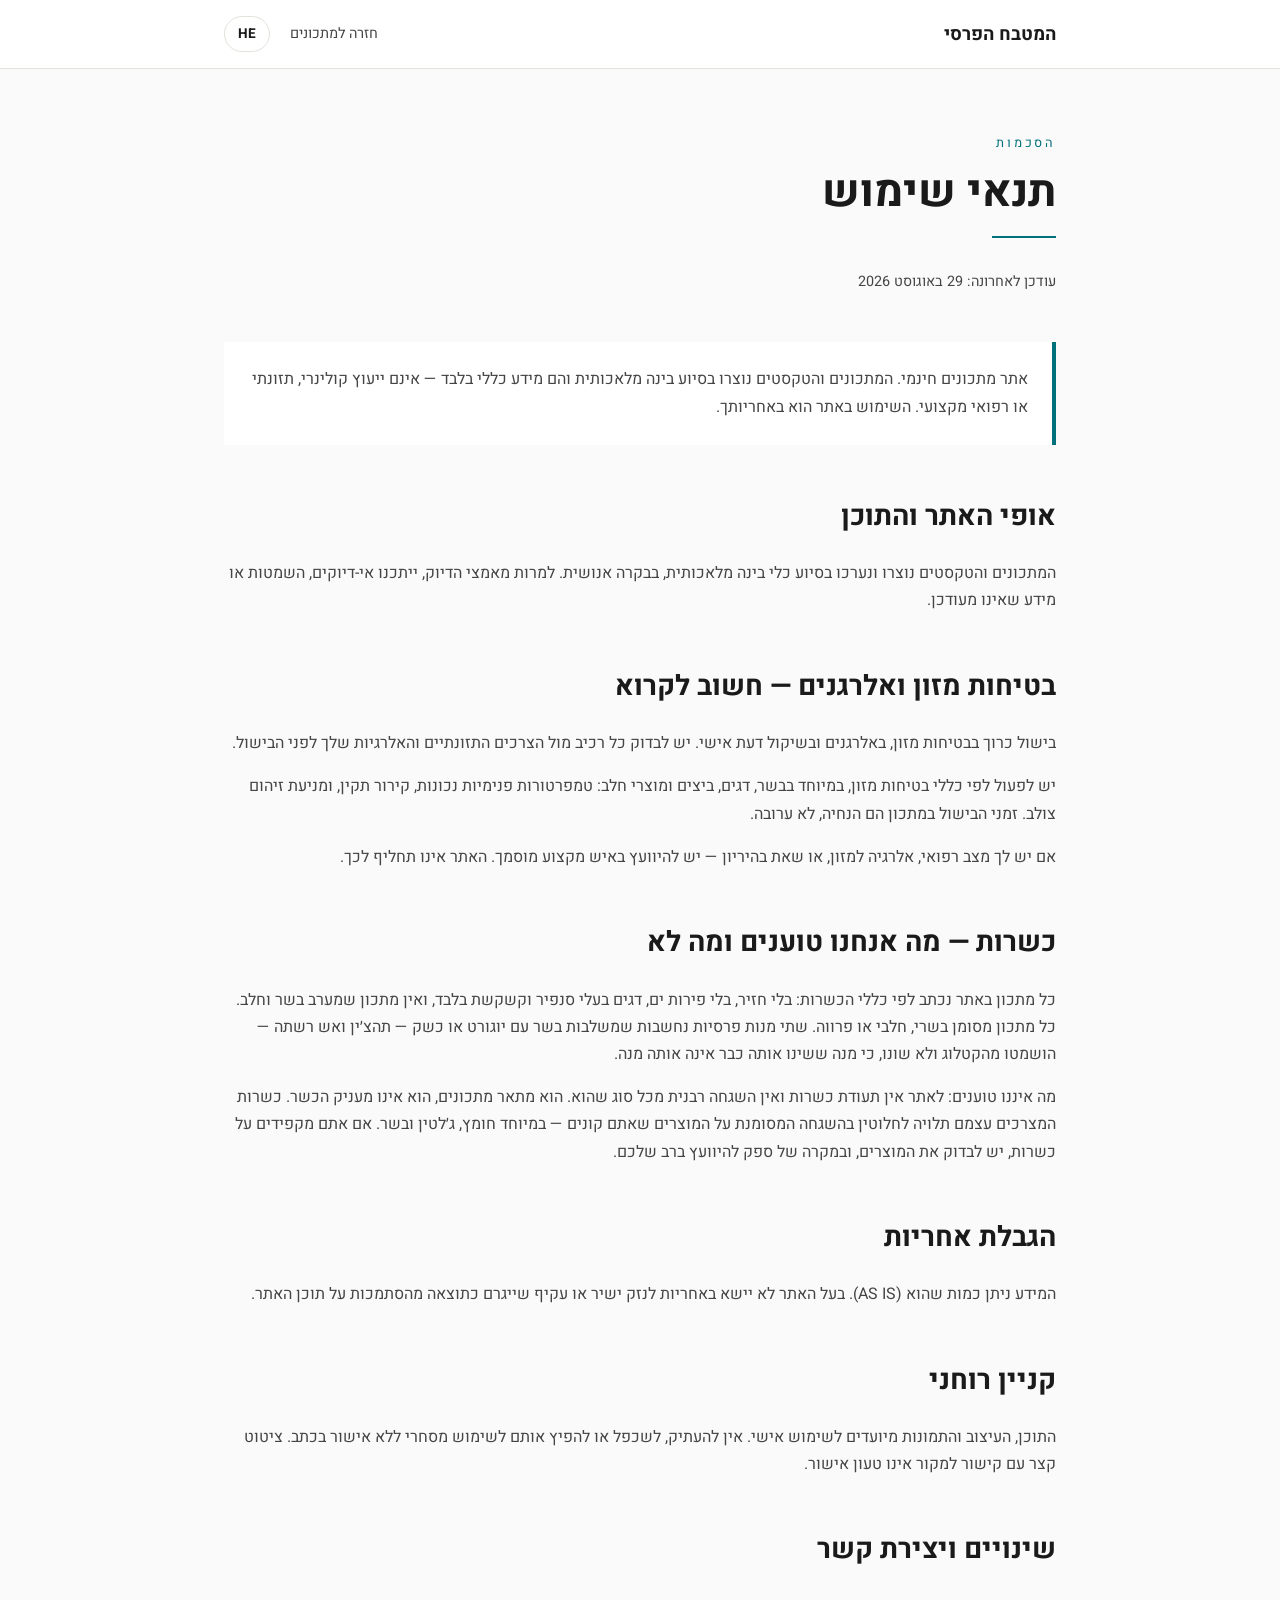
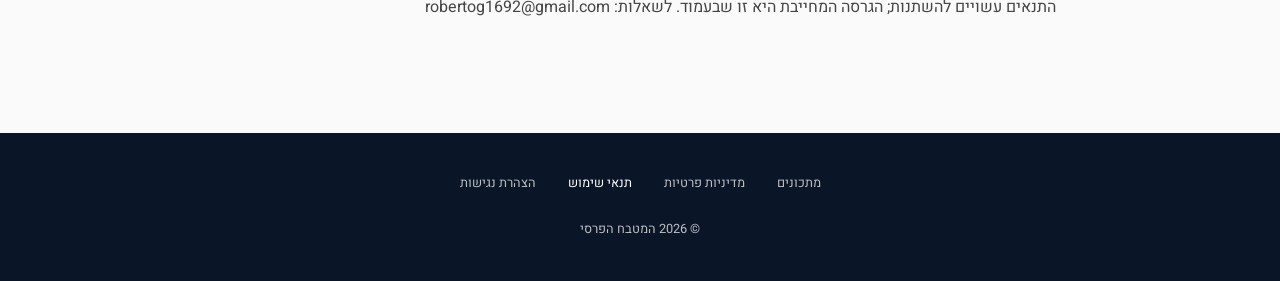
<file: terms.html>
<!DOCTYPE html>
<html lang="he" dir="rtl">
<head>
    <meta charset="UTF-8">
    <meta name="viewport" content="width=device-width, initial-scale=1.0">
    <title data-en="Terms of Use | Persian Kitchen" data-he="תנאי שימוש | המטבח הפרסי">תנאי שימוש | המטבח הפרסי</title>
    <meta name="description" content="תנאי השימוש באתר, בטיחות מזון והגבלת אחריות.">
    <meta http-equiv="Content-Security-Policy" content="default-src 'self'; script-src 'self'; style-src 'self'; img-src 'self' data:; font-src 'self'; connect-src 'self'; base-uri 'self'; form-action 'self'">
    <meta name="referrer" content="strict-origin-when-cross-origin">
    <link rel="stylesheet" href="assets/fonts/fonts.css">
    <link rel="stylesheet" href="assets/css/policy.css">
</head>
<body class="p-body">

    <a href="#main" class="skip-link" data-en="Skip to main content" data-he="דלג לתוכן העיקרי">דלג לתוכן העיקרי</a>

    <nav class="p-nav" aria-label="ניווט">
        <div class="p-wrap p-nav-in">
            <a href="index.html" class="p-logo" data-en="Persian Kitchen" data-he="המטבח הפרסי">המטבח הפרסי</a>
            <div class="p-navlinks">
                <a href="index.html" class="p-back" data-en="Back to recipes" data-he="חזרה למתכונים">חזרה למתכונים</a>
                <button id="langToggle" type="button" class="p-langbtn"><span id="langLabel">HE</span></button>
            </div>
        </div>
    </nav>

    <main id="main">
        <div class="p-wrap">
            <p class="p-eyebrow" data-en="Agreements" data-he="הסכמות">הסכמות</p>
            <h1 data-en="Terms of Use" data-he="תנאי שימוש">תנאי שימוש</h1>
            <div class="p-rule"></div>
            <p class="p-updated" data-en="Last updated: 29 August 2026" data-he="עודכן לאחרונה: 29 באוגוסט 2026">עודכן לאחרונה: 29 באוגוסט 2026</p>

        <div class="p-callout"><p data-en="A free recipe site. The recipes and texts were created with AI assistance and are general guidance only - not professional culinary, nutritional or medical advice. Use of the site is at your own responsibility." data-he="אתר מתכונים חינמי. המתכונים והטקסטים נוצרו בסיוע בינה מלאכותית והם מידע כללי בלבד — אינם ייעוץ קולינרי, תזונתי או רפואי מקצועי. השימוש באתר הוא באחריותך.">A free recipe site. The recipes and texts were created with AI assistance and are general guidance only - not professional culinary, nutritional or medical advice. Use of the site is at your own responsibility.</p></div>
        <section>
            <h2 data-en="The nature of the content" data-he="אופי האתר והתוכן">The nature of the content</h2>
            <p data-en="The recipes and texts were generated and edited with AI tools under human review. Despite efforts at accuracy, there may be errors, omissions or outdated information." data-he="המתכונים והטקסטים נוצרו ונערכו בסיוע כלי בינה מלאכותית, בבקרה אנושית. למרות מאמצי הדיוק, ייתכנו אי-דיוקים, השמטות או מידע שאינו מעודכן.">The recipes and texts were generated and edited with AI tools under human review. Despite efforts at accuracy, there may be errors, omissions or outdated information.</p>
        </section>
        <section>
            <h2 data-en="Food safety and allergens - please read" data-he="בטיחות מזון ואלרגנים — חשוב לקרוא">Food safety and allergens - please read</h2>
            <p data-en="Cooking involves food safety, allergens and personal judgement. Check every ingredient against your own dietary needs and allergies before cooking." data-he="בישול כרוך בבטיחות מזון, באלרגנים ובשיקול דעת אישי. יש לבדוק כל רכיב מול הצרכים התזונתיים והאלרגיות שלך לפני הבישול.">Cooking involves food safety, allergens and personal judgement. Check every ingredient against your own dietary needs and allergies before cooking.</p>
            <p data-en="Follow safe food-handling practice, especially with meat, fish, eggs and dairy: correct internal temperatures, proper refrigeration and no cross-contamination. Cooking times in a recipe are a guide, not a guarantee." data-he="יש לפעול לפי כללי בטיחות מזון, במיוחד בבשר, דגים, ביצים ומוצרי חלב: טמפרטורות פנימיות נכונות, קירור תקין, ומניעת זיהום צולב. זמני הבישול במתכון הם הנחיה, לא ערובה.">Follow safe food-handling practice, especially with meat, fish, eggs and dairy: correct internal temperatures, proper refrigeration and no cross-contamination. Cooking times in a recipe are a guide, not a guarantee.</p>
            <p data-en="If you have a medical condition, a food allergy, or you are pregnant, consult a qualified professional. This site is not a substitute for that." data-he="אם יש לך מצב רפואי, אלרגיה למזון, או שאת בהיריון — יש להיוועץ באיש מקצוע מוסמך. האתר אינו תחליף לכך.">If you have a medical condition, a food allergy, or you are pregnant, consult a qualified professional. This site is not a substitute for that.</p>
        </section>
        <section>
            <h2 data-en="Kashrut - what we claim and what we do not" data-he="כשרות — מה אנחנו טוענים ומה לא">Kashrut - what we claim and what we do not</h2>
            <p data-en="Every recipe on this site was written to kosher rules: no pork, no shellfish, only fish with fins and scales, and no recipe mixes meat with dairy. Each recipe is marked Meat, Dairy or Parve. Two celebrated Persian dishes that combine meat with yogurt or kashk - tahchin and ash reshteh - were left out of the catalogue rather than altered, because a dish that has been changed is no longer that dish." data-he="כל מתכון באתר נכתב לפי כללי הכשרות: בלי חזיר, בלי פירות ים, דגים בעלי סנפיר וקשקשת בלבד, ואין מתכון שמערב בשר וחלב. כל מתכון מסומן בשרי, חלבי או פרווה. שתי מנות פרסיות נחשבות שמשלבות בשר עם יוגורט או כשק — תהצ׳ין ואש רשתה — הושמטו מהקטלוג ולא שונו, כי מנה ששינו אותה כבר אינה אותה מנה.">Every recipe on this site was written to kosher rules: no pork, no shellfish, only fish with fins and scales, and no recipe mixes meat with dairy. Each recipe is marked Meat, Dairy or Parve. Two celebrated Persian dishes that combine meat with yogurt or kashk - tahchin and ash reshteh - were left out of the catalogue rather than altered, because a dish that has been changed is no longer that dish.</p>
            <p data-en="What we do not claim: this site carries no rabbinical certification and no kashrut supervision of any kind. It describes recipes; it does not grant a hechsher. The kashrut of the ingredients themselves depends entirely on the supervision marked on the products you buy - vinegar, gelatin and meat in particular. If you keep kosher strictly, check the products and, where it matters to you, ask your own rabbinical authority." data-he="מה איננו טוענים: לאתר אין תעודת כשרות ואין השגחה רבנית מכל סוג שהוא. הוא מתאר מתכונים, הוא אינו מעניק הכשר. כשרות המצרכים עצמם תלויה לחלוטין בהשגחה המסומנת על המוצרים שאתם קונים — במיוחד חומץ, ג׳לטין ובשר. אם אתם מקפידים על כשרות, יש לבדוק את המוצרים, ובמקרה של ספק להיוועץ ברב שלכם.">What we do not claim: this site carries no rabbinical certification and no kashrut supervision of any kind. It describes recipes; it does not grant a hechsher. The kashrut of the ingredients themselves depends entirely on the supervision marked on the products you buy - vinegar, gelatin and meat in particular. If you keep kosher strictly, check the products and, where it matters to you, ask your own rabbinical authority.</p>
        </section>
        <section>
            <h2 data-en="Limitation of liability" data-he="הגבלת אחריות">Limitation of liability</h2>
            <p data-en="The information is provided AS IS. The site owner accepts no liability for direct or indirect damage arising from reliance on the content." data-he="המידע ניתן כמות שהוא (AS IS). בעל האתר לא יישא באחריות לנזק ישיר או עקיף שייגרם כתוצאה מהסתמכות על תוכן האתר.">The information is provided AS IS. The site owner accepts no liability for direct or indirect damage arising from reliance on the content.</p>
        </section>
        <section>
            <h2 data-en="Intellectual property" data-he="קניין רוחני">Intellectual property</h2>
            <p data-en="The content, design and images are intended for personal use. Do not copy, reproduce or distribute them commercially without written permission. A short quotation with a link to the source needs no permission." data-he="התוכן, העיצוב והתמונות מיועדים לשימוש אישי. אין להעתיק, לשכפל או להפיץ אותם לשימוש מסחרי ללא אישור בכתב. ציטוט קצר עם קישור למקור אינו טעון אישור.">The content, design and images are intended for personal use. Do not copy, reproduce or distribute them commercially without written permission. A short quotation with a link to the source needs no permission.</p>
        </section>
        <section>
            <h2 data-en="Changes and contact" data-he="שינויים ויצירת קשר">Changes and contact</h2>
            <p data-en="These terms may change; the binding version is the one on this page. Questions: robertog1692@gmail.com" data-he="התנאים עשויים להשתנות; הגרסה המחייבת היא זו שבעמוד. לשאלות: robertog1692@gmail.com">These terms may change; the binding version is the one on this page. Questions: robertog1692@gmail.com</p>
        </section>

        </div>
    </main>

    <footer class="p-footer">
        <div class="p-wrap">
            <div class="p-footer-links">
                <a href="index.html" data-en="Recipes" data-he="מתכונים">מתכונים</a>
                <a href="privacy.html" data-en="Privacy Policy" data-he="מדיניות פרטיות">מדיניות פרטיות</a>
                <a href="terms.html" aria-current="page" data-en="Terms of Use" data-he="תנאי שימוש">תנאי שימוש</a>
                <a href="accessibility.html" data-en="Accessibility" data-he="הצהרת נגישות">הצהרת נגישות</a>
            </div>
            <p class="p-copy">&copy; 2026 המטבח הפרסי</p>
        </div>
    </footer>

    <script src="assets/js/policy.js"></script>
</body>
</html>
</file>
<file: assets/fonts/fonts.css>
@font-face{font-family:'Heebo';font-style:normal;font-weight:300;font-display:swap;src:url('heebo-300-normal-hebrew.woff2') format('woff2');unicode-range:U+0307-0308, U+0590-05FF, U+200C-2010, U+20AA, U+25CC, U+FB1D-FB4F;}
@font-face{font-family:'Heebo';font-style:normal;font-weight:300;font-display:swap;src:url('heebo-300-normal-latin-ext.woff2') format('woff2');unicode-range:U+0100-02BA, U+02BD-02C5, U+02C7-02CC, U+02CE-02D7, U+02DD-02FF, U+0304, U+0308, U+0329, U+1D00-1DBF, U+1E00-1E9F, U+1EF2-1EFF, U+2020, U+20A0-20AB, U+20AD-20C0, U+2113, U+2C60-2C7F, U+A720-A7FF;}
@font-face{font-family:'Heebo';font-style:normal;font-weight:300;font-display:swap;src:url('heebo-300-normal-latin.woff2') format('woff2');unicode-range:U+0000-00FF, U+0131, U+0152-0153, U+02BB-02BC, U+02C6, U+02DA, U+02DC, U+0304, U+0308, U+0329, U+2000-206F, U+20AC, U+2122, U+2191, U+2193, U+2212, U+2215, U+FEFF, U+FFFD;}
@font-face{font-family:'Heebo';font-style:normal;font-weight:400;font-display:swap;src:url('heebo-400-normal-hebrew.woff2') format('woff2');unicode-range:U+0307-0308, U+0590-05FF, U+200C-2010, U+20AA, U+25CC, U+FB1D-FB4F;}
@font-face{font-family:'Heebo';font-style:normal;font-weight:400;font-display:swap;src:url('heebo-400-normal-latin-ext.woff2') format('woff2');unicode-range:U+0100-02BA, U+02BD-02C5, U+02C7-02CC, U+02CE-02D7, U+02DD-02FF, U+0304, U+0308, U+0329, U+1D00-1DBF, U+1E00-1E9F, U+1EF2-1EFF, U+2020, U+20A0-20AB, U+20AD-20C0, U+2113, U+2C60-2C7F, U+A720-A7FF;}
@font-face{font-family:'Heebo';font-style:normal;font-weight:400;font-display:swap;src:url('heebo-400-normal-latin.woff2') format('woff2');unicode-range:U+0000-00FF, U+0131, U+0152-0153, U+02BB-02BC, U+02C6, U+02DA, U+02DC, U+0304, U+0308, U+0329, U+2000-206F, U+20AC, U+2122, U+2191, U+2193, U+2212, U+2215, U+FEFF, U+FFFD;}
@font-face{font-family:'Heebo';font-style:normal;font-weight:500;font-display:swap;src:url('heebo-500-normal-hebrew.woff2') format('woff2');unicode-range:U+0307-0308, U+0590-05FF, U+200C-2010, U+20AA, U+25CC, U+FB1D-FB4F;}
@font-face{font-family:'Heebo';font-style:normal;font-weight:500;font-display:swap;src:url('heebo-500-normal-latin-ext.woff2') format('woff2');unicode-range:U+0100-02BA, U+02BD-02C5, U+02C7-02CC, U+02CE-02D7, U+02DD-02FF, U+0304, U+0308, U+0329, U+1D00-1DBF, U+1E00-1E9F, U+1EF2-1EFF, U+2020, U+20A0-20AB, U+20AD-20C0, U+2113, U+2C60-2C7F, U+A720-A7FF;}
@font-face{font-family:'Heebo';font-style:normal;font-weight:500;font-display:swap;src:url('heebo-500-normal-latin.woff2') format('woff2');unicode-range:U+0000-00FF, U+0131, U+0152-0153, U+02BB-02BC, U+02C6, U+02DA, U+02DC, U+0304, U+0308, U+0329, U+2000-206F, U+20AC, U+2122, U+2191, U+2193, U+2212, U+2215, U+FEFF, U+FFFD;}
@font-face{font-family:'Heebo';font-style:normal;font-weight:700;font-display:swap;src:url('heebo-700-normal-hebrew.woff2') format('woff2');unicode-range:U+0307-0308, U+0590-05FF, U+200C-2010, U+20AA, U+25CC, U+FB1D-FB4F;}
@font-face{font-family:'Heebo';font-style:normal;font-weight:700;font-display:swap;src:url('heebo-700-normal-latin-ext.woff2') format('woff2');unicode-range:U+0100-02BA, U+02BD-02C5, U+02C7-02CC, U+02CE-02D7, U+02DD-02FF, U+0304, U+0308, U+0329, U+1D00-1DBF, U+1E00-1E9F, U+1EF2-1EFF, U+2020, U+20A0-20AB, U+20AD-20C0, U+2113, U+2C60-2C7F, U+A720-A7FF;}
@font-face{font-family:'Heebo';font-style:normal;font-weight:700;font-display:swap;src:url('heebo-700-normal-latin.woff2') format('woff2');unicode-range:U+0000-00FF, U+0131, U+0152-0153, U+02BB-02BC, U+02C6, U+02DA, U+02DC, U+0304, U+0308, U+0329, U+2000-206F, U+20AC, U+2122, U+2191, U+2193, U+2212, U+2215, U+FEFF, U+FFFD;}
@font-face{font-family:'Inter';font-style:normal;font-weight:300;font-display:swap;src:url('inter-300-normal-latin-ext.woff2') format('woff2');unicode-range:U+0100-02BA, U+02BD-02C5, U+02C7-02CC, U+02CE-02D7, U+02DD-02FF, U+0304, U+0308, U+0329, U+1D00-1DBF, U+1E00-1E9F, U+1EF2-1EFF, U+2020, U+20A0-20AB, U+20AD-20C0, U+2113, U+2C60-2C7F, U+A720-A7FF;}
@font-face{font-family:'Inter';font-style:normal;font-weight:300;font-display:swap;src:url('inter-300-normal-latin.woff2') format('woff2');unicode-range:U+0000-00FF, U+0131, U+0152-0153, U+02BB-02BC, U+02C6, U+02DA, U+02DC, U+0304, U+0308, U+0329, U+2000-206F, U+20AC, U+2122, U+2191, U+2193, U+2212, U+2215, U+FEFF, U+FFFD;}
@font-face{font-family:'Inter';font-style:normal;font-weight:400;font-display:swap;src:url('inter-400-normal-latin-ext.woff2') format('woff2');unicode-range:U+0100-02BA, U+02BD-02C5, U+02C7-02CC, U+02CE-02D7, U+02DD-02FF, U+0304, U+0308, U+0329, U+1D00-1DBF, U+1E00-1E9F, U+1EF2-1EFF, U+2020, U+20A0-20AB, U+20AD-20C0, U+2113, U+2C60-2C7F, U+A720-A7FF;}
@font-face{font-family:'Inter';font-style:normal;font-weight:400;font-display:swap;src:url('inter-400-normal-latin.woff2') format('woff2');unicode-range:U+0000-00FF, U+0131, U+0152-0153, U+02BB-02BC, U+02C6, U+02DA, U+02DC, U+0304, U+0308, U+0329, U+2000-206F, U+20AC, U+2122, U+2191, U+2193, U+2212, U+2215, U+FEFF, U+FFFD;}
@font-face{font-family:'Inter';font-style:normal;font-weight:500;font-display:swap;src:url('inter-500-normal-latin-ext.woff2') format('woff2');unicode-range:U+0100-02BA, U+02BD-02C5, U+02C7-02CC, U+02CE-02D7, U+02DD-02FF, U+0304, U+0308, U+0329, U+1D00-1DBF, U+1E00-1E9F, U+1EF2-1EFF, U+2020, U+20A0-20AB, U+20AD-20C0, U+2113, U+2C60-2C7F, U+A720-A7FF;}
@font-face{font-family:'Inter';font-style:normal;font-weight:500;font-display:swap;src:url('inter-500-normal-latin.woff2') format('woff2');unicode-range:U+0000-00FF, U+0131, U+0152-0153, U+02BB-02BC, U+02C6, U+02DA, U+02DC, U+0304, U+0308, U+0329, U+2000-206F, U+20AC, U+2122, U+2191, U+2193, U+2212, U+2215, U+FEFF, U+FFFD;}
@font-face{font-family:'Inter';font-style:normal;font-weight:700;font-display:swap;src:url('inter-700-normal-latin-ext.woff2') format('woff2');unicode-range:U+0100-02BA, U+02BD-02C5, U+02C7-02CC, U+02CE-02D7, U+02DD-02FF, U+0304, U+0308, U+0329, U+1D00-1DBF, U+1E00-1E9F, U+1EF2-1EFF, U+2020, U+20A0-20AB, U+20AD-20C0, U+2113, U+2C60-2C7F, U+A720-A7FF;}
@font-face{font-family:'Inter';font-style:normal;font-weight:700;font-display:swap;src:url('inter-700-normal-latin.woff2') format('woff2');unicode-range:U+0000-00FF, U+0131, U+0152-0153, U+02BB-02BC, U+02C6, U+02DA, U+02DC, U+0304, U+0308, U+0329, U+2000-206F, U+20AC, U+2122, U+2191, U+2193, U+2212, U+2215, U+FEFF, U+FFFD;}
@font-face{font-family:'Playfair Display';font-style:normal;font-weight:600;font-display:swap;src:url('playfair-display-600-normal-latin-ext.woff2') format('woff2');unicode-range:U+0100-02BA, U+02BD-02C5, U+02C7-02CC, U+02CE-02D7, U+02DD-02FF, U+0304, U+0308, U+0329, U+1D00-1DBF, U+1E00-1E9F, U+1EF2-1EFF, U+2020, U+20A0-20AB, U+20AD-20C0, U+2113, U+2C60-2C7F, U+A720-A7FF;}
@font-face{font-family:'Playfair Display';font-style:normal;font-weight:600;font-display:swap;src:url('playfair-display-600-normal-latin.woff2') format('woff2');unicode-range:U+0000-00FF, U+0131, U+0152-0153, U+02BB-02BC, U+02C6, U+02DA, U+02DC, U+0304, U+0308, U+0329, U+2000-206F, U+20AC, U+2122, U+2191, U+2193, U+2212, U+2215, U+FEFF, U+FFFD;}
@font-face{font-family:'Playfair Display';font-style:normal;font-weight:700;font-display:swap;src:url('playfair-display-700-normal-latin-ext.woff2') format('woff2');unicode-range:U+0100-02BA, U+02BD-02C5, U+02C7-02CC, U+02CE-02D7, U+02DD-02FF, U+0304, U+0308, U+0329, U+1D00-1DBF, U+1E00-1E9F, U+1EF2-1EFF, U+2020, U+20A0-20AB, U+20AD-20C0, U+2113, U+2C60-2C7F, U+A720-A7FF;}
@font-face{font-family:'Playfair Display';font-style:normal;font-weight:700;font-display:swap;src:url('playfair-display-700-normal-latin.woff2') format('woff2');unicode-range:U+0000-00FF, U+0131, U+0152-0153, U+02BB-02BC, U+02C6, U+02DA, U+02DC, U+0304, U+0308, U+0329, U+2000-206F, U+20AC, U+2122, U+2191, U+2193, U+2212, U+2215, U+FEFF, U+FFFD;}
</file>
<file: css/style.css>
/* ======================================
   המטבח הפרסי — Custom Styles
   ====================================== */

/* --- CSS Custom Properties --- */
:root {
    --ir-primary: #00707A;
    --ir-primary-light: #4DD0E1;
    --ir-primary-dark: #00434A;
    --ir-cream: #FAFAFA;
    --ir-charcoal: #1A1A1A;
    --ir-navy: #0A1628;
    --ir-warm-gray: #F5F0EB;
    --ir-text-secondary: #6B7280;
    --ir-border: #E5E1DC;
}

/* --- Base --- */
body {
    -webkit-font-smoothing: antialiased;
    -moz-osx-font-smoothing: grayscale;
}

/* --- Glassmorphism --- */
.glass {
    background: rgba(255, 255, 255, 0.85);
    backdrop-filter: blur(16px);
    -webkit-backdrop-filter: blur(16px);
    border: 1px solid rgba(255, 255, 255, 0.2);
}

.glass-search {
    background: rgba(255, 255, 255, 0.1);
    backdrop-filter: blur(12px);
    -webkit-backdrop-filter: blur(12px);
    border: 1px solid rgba(255, 255, 255, 0.15);
}

.glass-search:focus-within {
    border-color: var(--ir-primary);
    box-shadow: 0 0 0 2px rgba(0, 0, 0, 0.1);
}

/* --- Header --- */
.header-glass {
    background: rgba(250, 250, 250, 0.9);
    backdrop-filter: blur(12px);
    -webkit-backdrop-filter: blur(12px);
    border-bottom: 1px solid var(--ir-border);
    box-shadow: 0 1px 3px rgba(0, 0, 0, 0.05);
}

/* The header is transparent over the hero photo until 50px of scroll, so the
   charcoal wordmark sat on whatever the photo happened to put behind it --
   measured 1.0-1.7:1 across the sites, against a 4.5:1 bar. White while the
   header is transparent; the .header-glass panel restores the charcoal. */
#app-header:not(.header-glass) #header-logo > span:last-child {
    color: #FFFFFF;
    text-shadow: 0 1px 3px rgba(0, 0, 0, 0.45);
}

/* --- Home Hero --- */
.home-hero {
    min-height: 50vh;
    background: url('../images/Persian_Cuisine_Hero_Background.jpg') center / cover no-repeat;
}

.home-hero::after {
    content: '';
    position: absolute;
    inset: 0;
    background: linear-gradient(to bottom, rgba(10, 22, 40, 0.85) 0%, rgba(10, 22, 40, 0.85) 62%, rgba(10, 22, 40, 0.62) 100%);
}

/* NOTE: Once you add a hero image, update .home-hero to:
   background: url('../images/Persian_Cuisine_Hero_Background.jpg') center / cover no-repeat;
*/

/* --- Card Lift Effect --- */
.card-lift {
    transition: transform 0.4s cubic-bezier(0.22, 1, 0.36, 1),
                box-shadow 0.4s cubic-bezier(0.22, 1, 0.36, 1);
}

.card-lift:hover {
    transform: translateY(-6px);
    box-shadow: 0 20px 40px rgba(0, 0, 0, 0.08),
                0 8px 16px rgba(0, 0, 0, 0.04);
}

/* --- Recipe Card --- */
.recipe-card {
    border: 1px solid var(--ir-border);
    border-radius: 12px;
    overflow: hidden;
    background: white;
    cursor: pointer;
}

.recipe-card-image-wrapper {
    aspect-ratio: 16 / 9;
    background: linear-gradient(135deg, var(--ir-warm-gray) 0%, #e8e4df 100%);
    position: relative;
    overflow: hidden;
}

.recipe-card-image {
    aspect-ratio: 16 / 9;
    object-fit: cover;
    width: 100%;
    transition: transform 0.6s ease-out, opacity 0.4s ease;
    opacity: 0;
}

.recipe-card-image.loaded { opacity: 1; }

.img-placeholder {
    position: absolute;
    inset: 0;
    display: flex;
    align-items: center;
    justify-content: center;
    color: var(--ir-primary);
    opacity: 0.3;
    font-size: 2.5rem;
}

.recipe-card:hover .recipe-card-image { transform: scale(1.05); }

/* --- Difficulty Badges --- */
/* Contrast verified against WCAG 2.1 AA — see governance/README.md */
.badge-easy { background-color: #dcfce7; color: #0F7D38; }   /* 4.77:1 */
.badge-medium { background-color: #fef3c7; color: #9C5501; } /* 5.08:1 */
.badge-hard { background-color: #fee2e2; color: #C12020; }   /* 4.92:1 */

/* --- Kashrut Badges --- */
/* Carries an icon so it never reads as a second difficulty badge beside it. */
.kosher-badge {
    display: inline-flex;
    align-items: center;
    gap: 0.3rem;
    padding: 0.125rem 0.5rem;
    border-radius: 9999px;
    font-size: 0.75rem;
    font-weight: 500;
    white-space: nowrap;
}

.badge-meat { background-color: #FBEAE7; color: #9A3412; }   /* 6.27:1 */
.badge-dairy { background-color: #E6F1FB; color: #1E5A96; }  /* 6.20:1 */
.badge-parve { background-color: #EDF5EE; color: #2F6B3F; }  /* 5.73:1 */

/* --- Category Pills --- */
.category-pill {
    white-space: nowrap;
    padding: 0.5rem 1rem;
    border-radius: 9999px;
    font-size: 0.875rem;
    font-weight: 500;
    border: 1px solid var(--ir-border);
    background: white;
    color: var(--ir-charcoal);
    cursor: pointer;
    transition: all 0.2s ease;
    display: flex;
    align-items: center;
    gap: 0.375rem;
}

.category-pill:hover {
    border-color: var(--ir-primary);
    color: var(--ir-primary);
}

.category-pill.active {
    background: var(--ir-primary);
    color: white;
    border-color: var(--ir-primary);
}

/* --- Recipe Detail Hero --- */
.recipe-hero {
    position: relative;
    min-height: 50vh;
    background-size: cover;
    background-position: center;
    display: flex;
    align-items: flex-end;
}

.recipe-hero::after {
    content: '';
    position: absolute;
    inset: 0;
    background: linear-gradient(to top, rgba(10, 22, 40, 0.85) 0%, rgba(10, 22, 40, 0.3) 50%, transparent 100%);
}

@media (min-width: 1024px) {
    .recipe-hero { min-height: 40vh; }
}

/* --- Step Number Circle --- */
.step-number {
    width: 32px;
    height: 32px;
    min-width: 32px;
    border-radius: 50%;
    background: var(--ir-primary);
    color: white;
    display: flex;
    align-items: center;
    justify-content: center;
    font-weight: 700;
    font-size: 0.875rem;
}

/* --- Meta Item --- */
.meta-item {
    display: flex;
    flex-direction: column;
    align-items: center;
    gap: 0.25rem;
    padding: 0 1rem;
}

/* Five items (kashrut included) need to stay on one line on a phone. */
@media (max-width: 480px) {
    .meta-item { padding: 0 0.5rem; font-size: 0.8125rem; }
}

.meta-item:not(:last-child) {
    border-left: 1px solid var(--ir-border);
}

/* --- Ingredient Row --- */
.ingredient-row {
    display: flex;
    align-items: center;
    gap: 0.75rem;
    padding: 0.5rem 0;
    border-bottom: 1px solid rgba(229, 225, 220, 0.5);
    line-height: 1.75;
}

.ingredient-row:last-child { border-bottom: none; }

/* --- Loading Spinner --- */
.spinner {
    width: 40px;
    height: 40px;
    border: 3px solid var(--ir-border);
    border-top-color: var(--ir-primary);
    border-radius: 50%;
    animation: spin 0.8s linear infinite;
    margin: 0 auto;
}

@keyframes spin { to { transform: rotate(360deg); } }

/* --- View Transition --- */
.view-fade-in { animation: fadeIn 0.3s ease forwards; }

@keyframes fadeIn {
    from { opacity: 0; transform: translateY(8px); }
    to { opacity: 1; transform: translateY(0); }
}

/* --- Scrollbar Hide --- */
.scrollbar-hide { -ms-overflow-style: none; scrollbar-width: none; }
.scrollbar-hide::-webkit-scrollbar { display: none; }

/* --- Tag Pill --- */
.tag-pill {
    display: inline-flex;
    align-items: center;
    gap: 0.25rem;
    padding: 0.25rem 0.75rem;
    border-radius: 9999px;
    background: var(--ir-warm-gray);
    color: var(--ir-text-secondary);
    font-size: 0.8125rem;
}

/* --- Text Clamp --- */
.line-clamp-2 {
    display: -webkit-box;
    -webkit-line-clamp: 2;
    -webkit-box-orient: vertical;
    overflow: hidden;
}

/* --- WhatsApp Share Button --- */
.whatsapp-share-btn {
    display: flex;
    align-items: center;
    justify-content: center;
    gap: 0.5rem;
    width: 100%;
    padding: 0.875rem 1.5rem;
    margin-bottom: 2rem;
    border-radius: 12px;
    background: #25D366;
    color: white;
    font-weight: 600;
    font-size: 0.9375rem;
    text-decoration: none;
    transition: background-color 0.2s ease;
}

.whatsapp-share-btn:hover { background: #1DA851; }
.whatsapp-share-btn i { font-size: 1.25rem; }

/* --- Language-Specific Fonts --- */
html[lang="he"] body {
    font-family: 'Heebo', sans-serif;
}

html[lang="en"] body {
    font-family: 'Inter', sans-serif;
}

html[lang="en"] .font-playfair {
    font-family: 'Playfair Display', serif;
}

/* --- Language Switcher --- */
.language-switcher {
    display: flex;
    gap: 0;
    border: 2px solid var(--ir-primary);
    border-radius: 8px;
    overflow: hidden;
    background: white;
}

.lang-btn {
    padding: 6px 14px;
    font-size: 0.8125rem;
    font-weight: 700;
    color: var(--ir-primary);
    background: transparent;
    border: none;
    cursor: pointer;
    transition: all 0.2s ease;
    letter-spacing: 0.5px;
}

.lang-btn:hover {
    background: rgba(196, 30, 58, 0.1);
}

.lang-btn.active {
    background: var(--ir-primary);
    color: white;
}

.lang-btn:not(:last-child) {
    border-right: 1px solid rgba(196, 30, 58, 0.3);
}

/* --- RTL/LTR Gold Border --- */
html[dir="rtl"] .gold-border-right {
    border-right: 3px solid var(--ir-primary);
    border-left: none;
}

html[dir="ltr"] .gold-border-right {
    border-left: 3px solid var(--ir-primary);
    border-right: none;
}

/* For backward compatibility */
.primary-border-right {
    border-right: 3px solid var(--ir-primary);
}

html[dir="ltr"] .primary-border-right {
    border-left: 3px solid var(--ir-primary);
    border-right: none;
}

/* --- RTL/LTR Meta Item Borders --- */
html[dir="rtl"] .meta-item:not(:last-child) {
    border-left: 1px solid var(--ir-border);
    border-right: none;
}

html[dir="ltr"] .meta-item:not(:last-child) {
    border-right: 1px solid var(--ir-border);
    border-left: none;
}

/* --- Responsive adjustments for language switcher --- */
@media (max-width: 640px) {
    .lang-btn {
        padding: 5px 10px;
        font-size: 0.75rem;
    }
}


/* ============================================================
   Accessibility additions (29.08.2026) - compliance package
   ============================================================ */

/* Skip to main content: off-screen until it receives keyboard focus.
   inset-inline-start keeps it correct in both RTL (Hebrew) and LTR. */
.skip-link {
    position: absolute;
    top: -100px;
    inset-inline-start: 1rem;
    z-index: 200;
    background: #00707A;
    color: #fff;
    padding: 0.75rem 1.5rem;
    font-weight: 600;
    border-radius: 0.25rem;
    text-decoration: none;
    transition: top 0.2s ease-in-out;
}
.skip-link:focus { top: 1rem; }

a:focus-visible, button:focus-visible, [tabindex]:focus-visible {
    outline: 3px solid #00707A;
    outline-offset: 3px;
    border-radius: 2px;
}
@supports not selector(:focus-visible) {
    a:focus, button:focus { outline: 3px solid #00707A; outline-offset: 3px; }
}

@media (prefers-reduced-motion: reduce) {
    *, *::before, *::after {
        animation-duration: 0.01ms !important;
        animation-iteration-count: 1 !important;
        transition-duration: 0.01ms !important;
        scroll-behavior: auto !important;
    }
}

/* Visually hidden but announced by screen readers - keeps the heading
   hierarchy valid without changing the visual design. */
.sr-only-heading {
    position: absolute; width: 1px; height: 1px;
    padding: 0; margin: -1px; overflow: hidden;
    clip: rect(0,0,0,0); white-space: nowrap; border: 0;
}
</file>
<file: assets/css/policy.css>
:root {
    --accent: #00707A;
    --accent-text: #00707A;
    --ink: #1A1A1A;
    --ink-soft: #454545;
    --paper: #FAFAFA;
    --card: #FFFFFF;
    --rule: #E5E1DC;
    --footer: #0A1628;
}

.p-wrap { max-width: 52rem; margin: 0 auto; padding: 0 1.5rem; }
.p-body { background: var(--paper); color: var(--ink); margin: 0;
          font-family: 'Heebo', system-ui, -apple-system, sans-serif; line-height: 1.7; }

.p-nav { background: var(--card); border-bottom: 1px solid var(--rule); }
.p-nav-in { display: flex; align-items: center; justify-content: space-between;
            padding-top: 1rem; padding-bottom: 1rem; }
.p-logo { font-weight: 700; font-size: 1.15rem; color: var(--ink); text-decoration: none; }
.p-navlinks { display: flex; align-items: center; gap: 1.25rem; }
.p-back { color: var(--ink-soft); text-decoration: none; font-size: .9rem; }
.p-back:hover { color: var(--accent-text); }

.p-langbtn { display: inline-flex; align-items: center; gap: .4rem;
             padding: .35rem .8rem; border: 1px solid var(--rule); border-radius: 999px;
             background: var(--card); color: var(--ink); font: inherit; font-size: .85rem;
             font-weight: 600; cursor: pointer; }
.p-langbtn:hover { border-color: var(--accent); }

main { display: block; padding: 4rem 0; }
.p-eyebrow { color: var(--accent-text); font-size: .8rem; letter-spacing: .22em;
             text-transform: uppercase; margin: 0 0 .75rem; }
h1 { font-size: clamp(2rem, 5vw, 2.75rem); margin: 0 0 1rem; line-height: 1.2; }
.p-rule { width: 4rem; height: 2px; background: var(--accent); margin-bottom: 2rem; }
.p-updated { color: var(--ink-soft); font-size: .9rem; margin-bottom: 3rem; }

.p-callout { background: var(--card); border-inline-start: 4px solid var(--accent);
             padding: 1.5rem; margin-bottom: 3rem; }
.p-callout p { margin: 0; }

section { margin-bottom: 3rem; }
h2 { font-size: clamp(1.35rem, 3.2vw, 1.75rem); margin: 0 0 1.25rem; }
h3 { font-size: 1.1rem; margin: 2rem 0 .75rem; }
p { color: var(--ink-soft); margin: 0 0 1rem; }

ul.p-list { list-style: none; padding: 0; margin: 0 0 3rem; }
ul.p-list li { display: flex; gap: .75rem; color: var(--ink-soft); margin-bottom: .75rem; }
ul.p-list li::before { content: "\2022"; color: var(--accent-text); font-weight: 700; }

a { color: var(--accent-text); }
.p-note { border-top: 1px solid var(--rule); padding-top: 2rem;
          color: var(--ink-soft); font-size: .8rem; }

.p-footer { background: var(--footer); color: #fff; padding: 2.5rem 0; text-align: center; }
.p-footer-links { display: flex; flex-wrap: wrap; justify-content: center;
                  gap: .5rem 2rem; margin-bottom: 1.5rem; }
.p-footer a { color: rgba(255,255,255,.72); text-decoration: none; font-size: .8rem; }
.p-footer a:hover, .p-footer a[aria-current] { color: #fff; }
.p-copy { color: rgba(255,255,255,.72); font-size: .8rem; margin: 0; }

/* Keyboard access */
.skip-link { position: absolute; top: -100px; inset-inline-start: 1rem; z-index: 100;
             background: var(--accent); color: #fff; padding: .75rem 1.5rem;
             font-weight: 600; border-radius: .25rem; text-decoration: none;
             transition: top .2s ease-in-out; }
.skip-link:focus { top: 1rem; }
a:focus-visible, button:focus-visible { outline: 3px solid var(--accent);
                                        outline-offset: 3px; border-radius: 2px; }

@media (prefers-reduced-motion: reduce) {
    *, *::before, *::after { animation-duration: .01ms !important;
        transition-duration: .01ms !important; scroll-behavior: auto !important; }
}
</file>
